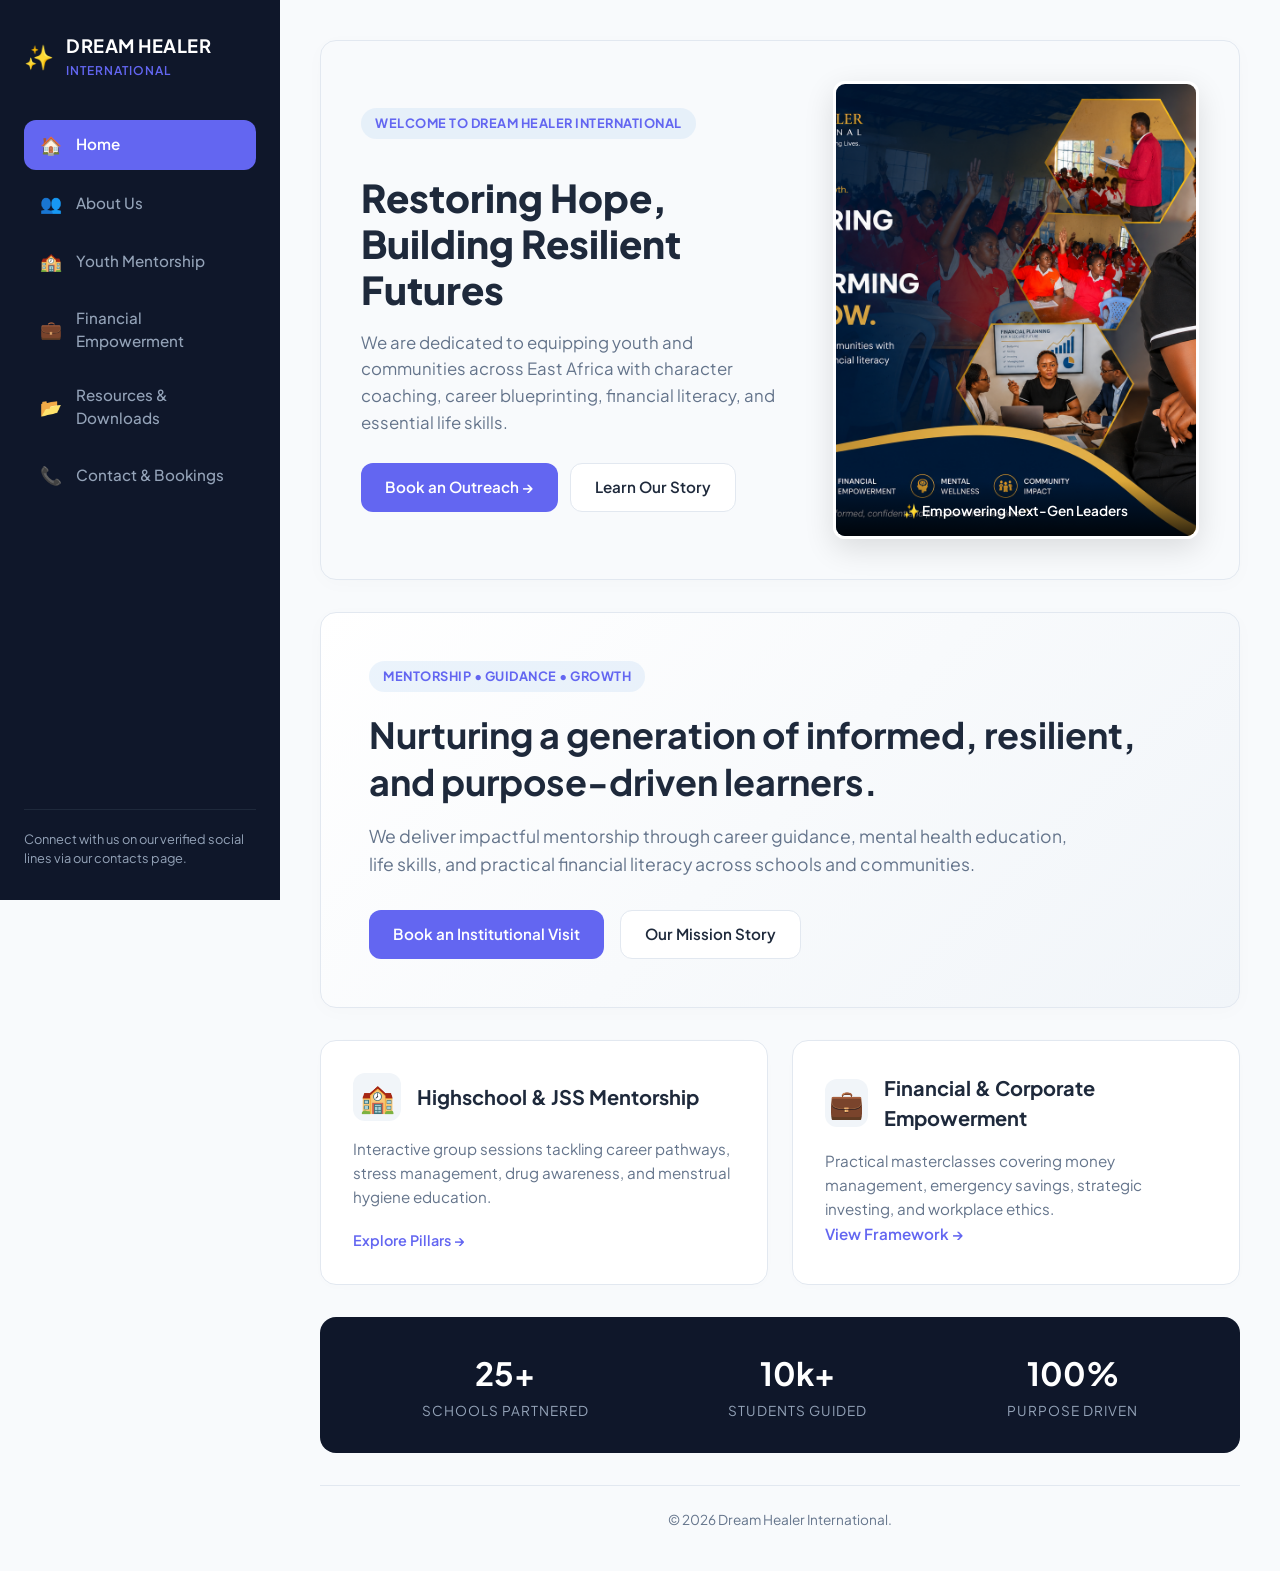
<file: index.html>
<!DOCTYPE html>
<html lang="en">
<head>
    <meta charset="UTF-8">
    <meta name="viewport" content="width=device-width, initial-scale=1.0">
    <title>Dream Healer International | Premium Mentorship & Literacy</title>
    <link rel="stylesheet" href="style.css">
    <!-- Premium Typography via Google Fonts -->
    <link rel="preconnect" href="https://fonts.googleapis.com">
    <link rel="preconnect" href="https://fonts.gstatic.com" crossorigin>
    <link href="https://fonts.googleapis.com/css2?family=Plus+Jakarta+Sans:wght@400;500;600;700&display=swap" rel="stylesheet">
</head>
<body>

    <!-- SIDE-BY-SIDE APP INTERFACE WRAPPER -->
    <div class="app-layout">

        <!-- STABLE VERTICAL SIDEBAR MENU PANEL -->
        <aside class="sidebar">
            <div class="sidebar-brand">
                <span class="brand-icon">✨</span>
                <div class="brand-text">
                    <h2>DREAM HEALER</h2>
                    <p>INTERNATIONAL</p>
                </div>
            </div>

            <!-- SIDEBAR NAVIGATION STREAMS -->
            <nav class="sidebar-menu">
                <a href="index.html" class="menu-item active">
                    <span class="menu-icon">🏠</span> Home
                </a>
                <a href="about.html" class="menu-item">
                    <span class="menu-icon">👥</span> About Us
                </a>
                <a href="youth-mentorship.html" class="menu-item">
                    <span class="menu-icon">🏫</span> Youth Mentorship
                </a>
                <a href="financial-empowerment.html" class="menu-item">
                    <span class="menu-icon">💼</span> Financial Empowerment
                </a>
                <a href="resources.html" class="menu-item">
                    <span class="menu-icon">📂</span> Resources & Downloads
                </a>
                <a href="contact.html" class="menu-item">
                    <span class="menu-icon">📞</span> Contact & Bookings
                </a>
            </nav>

            <div class="sidebar-footer">
                <p>Connect with us on our verified social lines via our contacts page.</p>
            </div>
        </aside>

        <!-- MAIN WINDOW PORTFOLIO WRAPPER -->
        <main class="main-content">
            
            <!-- 🌟 HERO BANNER PLACED CORRECTLY INSIDE MAIN CONTENT 🌟 -->
            <section class="hero-banner-container">
                <div class="hero-text-side">
                    <span class="hero-badge">Welcome to Dream Healer International</span>
                    <h1 class="hero-title-large">Restoring Hope, Building Resilient Futures</h1>
                    <p class="hero-desc-lead">
                        We are dedicated to equipping youth and communities across East Africa with character coaching, career blueprinting, financial literacy, and essential life skills.
                    </p>
                    <div class="hero-button-group">
                        <a href="contact.html" class="btn btn-primary">Book an Outreach &rarr;</a>
                        <a href="about.html" class="btn btn-secondary">Learn Our Story</a>
                    </div>
                </div>
                
                <!-- Poster / Image Display Frame -->
                <div class="hero-poster-side">
                    <div class="poster-wrapper">
                        <!-- Make sure this file exists in your project's assets folder -->
                        <img src="assets/poster.jpg.png" alt="Dream Healer International Official Poster" class="poster-image">
                        <div class="poster-overlay-caption">
                            <span>✨ Empowering Next-Gen Leaders</span>
                        </div>
                    </div>
                </div>
            </section>
            
            <!-- HEADER HERO GRID (TEXT SUMMARY) -->
            <header class="hero-card">
                <span class="hero-badge">Mentorship • Guidance • Growth</span>
                <h1 class="hero-title">Nurturing a generation of informed, resilient, and purpose-driven learners.</h1>
                <p class="hero-subtitle">We deliver impactful mentorship through career guidance, mental health education, life skills, and practical financial literacy across schools and communities.</p>
                <div class="hero-actions">
                    <a href="contact.html" class="btn btn-primary">Book an Institutional Visit</a>
                    <a href="about.html" class="btn btn-secondary">Our Mission Story</a>
                </div>
            </header>

            <!-- TRACK MANAGEMENT GRID DASHBOARD -->
            <section class="dashboard-grid">
                
                <!-- Pillar Card 1 -->
                <div class="grid-card">
                    <div class="card-header-row">
                        <span class="card-badge-icon">🏫</span>
                        <h3>Highschool & JSS Mentorship</h3>
                    </div>
                    <p>Interactive group sessions tackling career pathways, stress management, drug awareness, and menstrual hygiene education.</p>
                    <a href="pillars.html" class="card-action-link">Explore Pillars &rarr;</a>
                </div>

                <!-- Pillar Card 2 (Fixed layout closing tag here) -->
                <div class="grid-card">
                    <div class="card-header-row">
                        <span class="card-badge-icon">💼</span>
                        <h3>Financial & Corporate Empowerment</h3>
                    </div>
                    <p>Practical masterclasses covering money management, emergency savings, strategic investing, and workplace ethics.</p>
                    <a href="financial-empowerment.html" class="card-action-link" style="margin: 0; font-size: 0.95rem;">
                      View Framework &rarr;
                    </a>
                </div>

            </section>

            <!-- STABLE PERFORMANCE STATS STRIP -->
            <section class="stats-bar">
                <div class="stat-node">
                    <span class="stat-num">25+</span>
                    <span class="stat-txt">Schools Partnered</span>
                </div>
                <div class="stat-node">
                    <span class="stat-num">10k+</span>
                    <span class="stat-txt">Students Guided</span>
                </div>
                <div class="stat-node">
                    <span class="stat-num">100%</span>
                    <span class="stat-txt">Purpose Driven</span>
                </div>
            </section>

            <!-- SITE CONTENT COMPLIANCE FOOTER -->
            <footer class="content-footer">
                <p>&copy; 2026 Dream Healer International.</p>
            </footer>

        </main>
    </div>

</body>
</html>
</file>
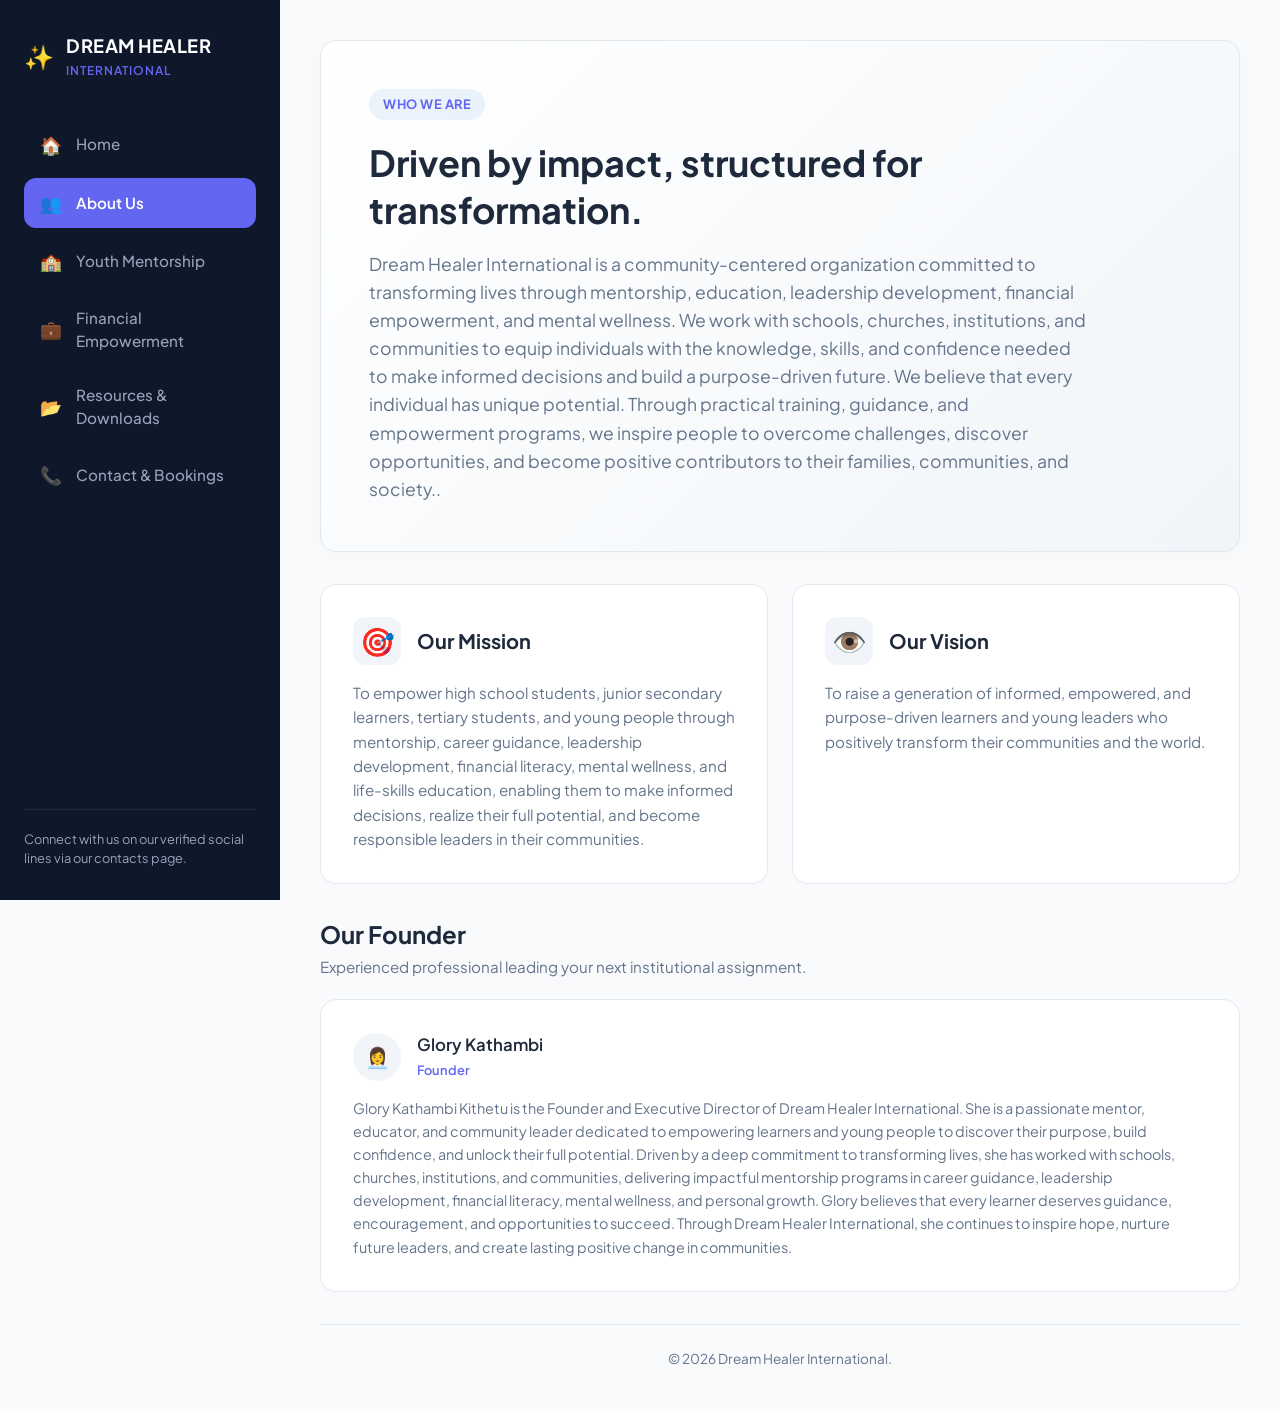
<file: about.html>
<!DOCTYPE html>
<html lang="en">
<head>
    <meta charset="UTF-8">
    <meta name="viewport" content="width=device-width, initial-scale=1.0">
    <title>About Our Vision | Dream Healer International</title>
    <link rel="stylesheet" href="style.css">
    <link rel="preconnect" href="https://fonts.googleapis.com">
    <link rel="preconnect" href="https://fonts.gstatic.com" crossorigin>
    <link href="https://fonts.googleapis.com/css2?family=Plus+Jakarta+Sans:wght@400;500;600;700&display=swap" rel="stylesheet">
</head>
<body>

    <!-- SIDE-BY-SIDE APP INTERFACE WRAPPER -->
    <div class="app-layout">

        <!-- STABLE VERTICAL SIDEBAR MENU PANEL -->
        <aside class="sidebar">
            <div class="sidebar-brand">
                <span class="brand-icon">✨</span>
                <div class="brand-text">
                    <h2>DREAM HEALER</h2>
                    <p>INTERNATIONAL</p>
                </div>
            </div>

            <nav class="sidebar-menu">
                <a href="index.html" class="menu-item">
                    <span class="menu-icon">🏠</span> Home
                </a>
                <a href="about.html" class="menu-item active">
                    <span class="menu-icon">👥</span> About Us
                </a>
                <a href="youth-mentorship.html" class="menu-item">
                    <span class="menu-icon">🏫</span> Youth Mentorship
                </a>
                <a href="financial-empowerment.html" class="menu-item">
                    <span class="menu-icon">💼</span> Financial Empowerment
                </a>
                <a href="resources.html" class="menu-item">
                    <span class="menu-icon">📂</span> Resources & Downloads
                </a>
                <a href="contact.html" class="menu-item">
                    <span class="menu-icon">📞</span> Contact & Bookings
                </a>
            </nav>

            <div class="sidebar-footer">
                <p>Connect with us on our verified social lines via our contacts page.</p>
            </div>
        </aside>

        <!-- MAIN WINDOW PORTFOLIO WRAPPER -->
        <main class="main-content">
            
            <!-- HEADER HERO BANNER -->
            <header class="hero-card">
                <span class="hero-badge">Who We Are</span>
                <h1 class="hero-title">Driven by impact, structured for transformation.</h1>
                <p class="hero-subtitle">Dream Healer International is a community-centered organization committed to transforming lives through mentorship, education, leadership development, financial empowerment, and mental wellness. We work with schools, churches, institutions, and communities to equip individuals with the knowledge, skills, and confidence needed to make informed decisions and build a purpose-driven future.

                             We believe that every individual has unique potential. Through practical training, guidance, and empowerment programs, we inspire people to overcome challenges, discover opportunities, and become positive contributors to their families, communities, and society..</p>
            </header>

            <!-- MISSION & VISION MATRICES -->
            <section class="dashboard-grid">
                <div class="grid-card">
                    <div class="card-header-row">
                        <span class="card-badge-icon">🎯</span>
                        <h3>Our Mission</h3>
                    </div>
                    <p>To empower high school students, junior secondary learners, tertiary students, and young people through mentorship, career guidance, leadership development, financial literacy, mental wellness, and life-skills education, enabling them to make informed decisions, realize their full potential, and become responsible leaders in their communities.</p>
                </div>

                <div class="grid-card">
                    <div class="card-header-row">
                        <span class="card-badge-icon">👁️</span>
                        <h3>Our Vision</h3>
                    </div>
                    <p>To raise a generation of informed, empowered, and purpose-driven learners and young leaders who positively transform their communities and the world.</p>
                </div>
            </section>

            <!-- LEADERSHIP PROFILE MATRIX -->
            <section style="margin-top: 24px;">
                <div style="margin-bottom: 20px;">
                    <h2 style="font-size: 1.5rem; font-weight: 700; color: var(--dark-text);">Our Founder</h2>
                    <p style="color: var(--muted-text); font-size: 0.95rem; margin-top: 4px;">Experienced professional leading your next institutional assignment.</p>
                </div>

                <div class="dashboard-grid">
                    <!-- Profile 1 -->
                    <div class="grid-card">
                        <div class="card-header-row">
                            <div style="width: 48px; height: 48px; background: var(--primary-light); border-radius: 50%; display: flex; align-items: center; justify-content: center; font-size: 1.25rem;">👩‍💼</div>
                            <div>
                                <h4 style="font-size: 1.05rem; font-weight: 600; color: var(--dark-text);">Glory Kathambi</h4>
                                <span style="font-size: 0.8rem; color: var(--accent-color); font-weight: 600;">Founder</span>
                            </div>
                        </div>
                        <p style="margin-top: 12px; font-size: 0.9rem; line-height: 1.6;">Glory Kathambi Kithetu is the Founder and Executive Director of Dream Healer International. She is a passionate mentor, educator, and community leader dedicated to empowering learners and young people to discover their purpose, build confidence, and unlock their full potential.

Driven by a deep commitment to transforming lives, she has worked with schools, churches, institutions, and communities, delivering impactful mentorship programs in career guidance, leadership development, financial literacy, mental wellness, and personal growth.

Glory believes that every learner deserves guidance, encouragement, and opportunities to succeed. Through Dream Healer International, she continues to inspire hope, nurture future leaders, and create lasting positive change in communities.</p>
                    </div>
                </div>
            </section>

            <!-- SITE CONTENT COMPLIANCE FOOTER -->
            <footer class="content-footer">
                <p>&copy; 2026 Dream Healer International.</p>
            </footer>

        </main>
    </div>

</body>
</html>
</file>
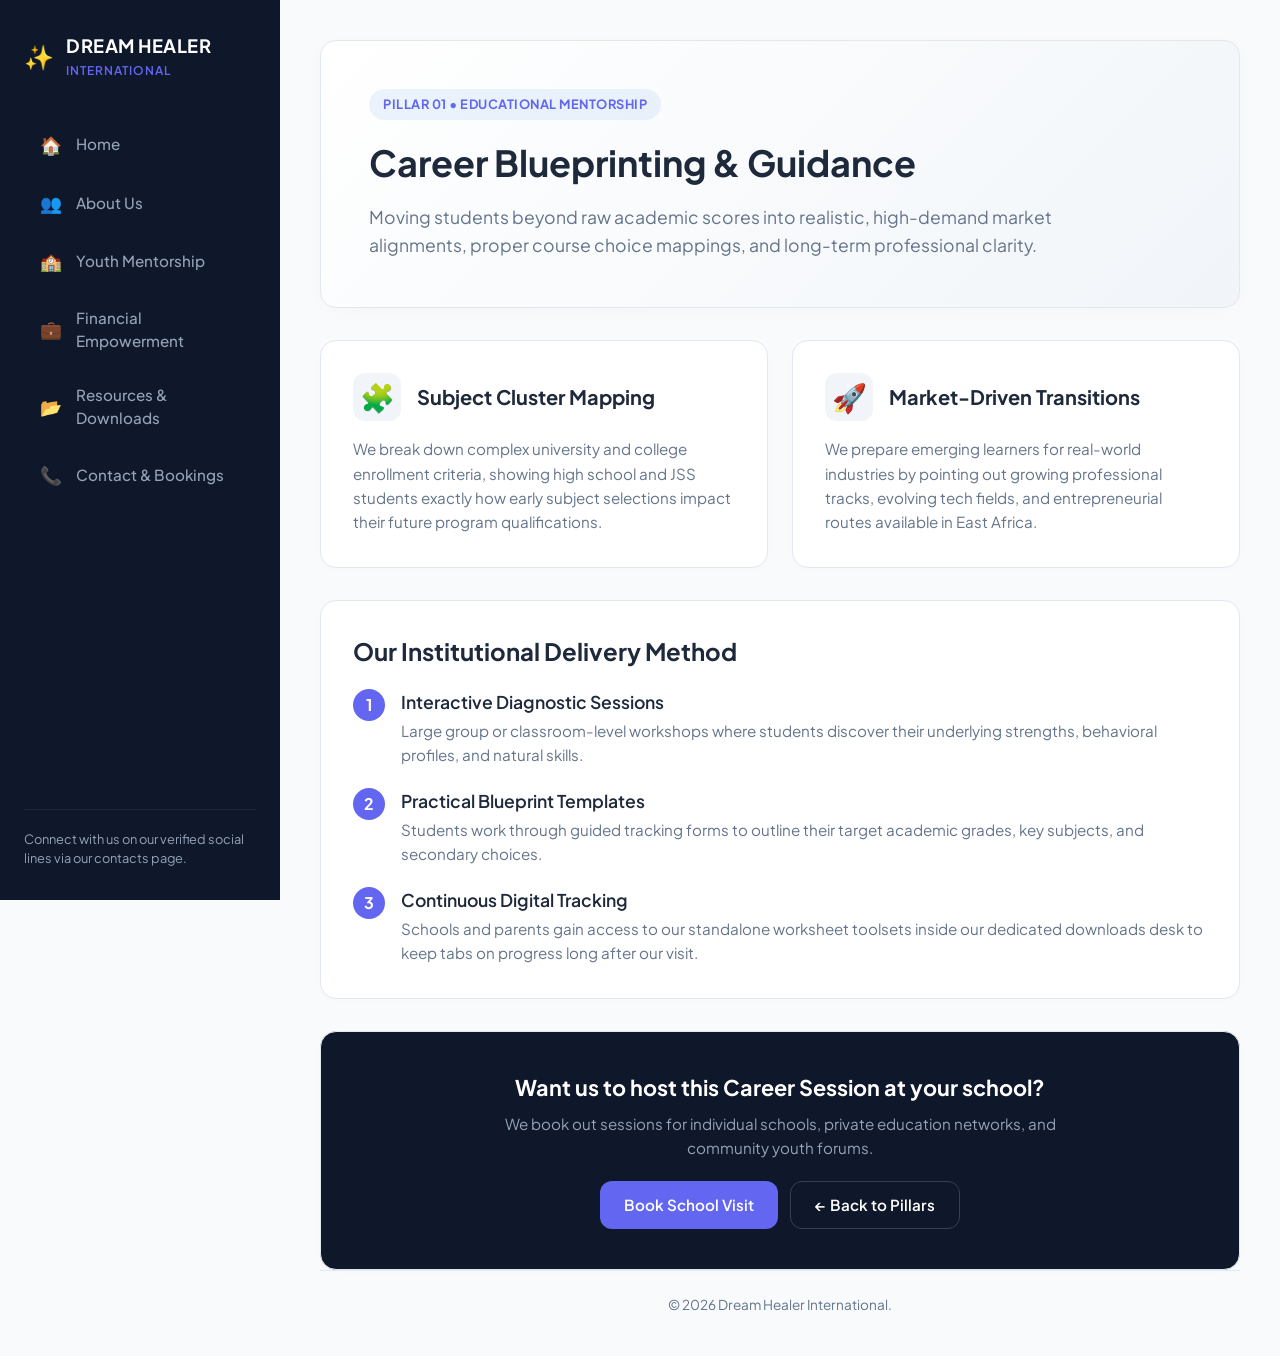
<file: career-guidance.html>
<!DOCTYPE html>
<html lang="en">
<head>
    <meta charset="UTF-8">
    <meta name="viewport" content="width=device-width, initial-scale=1.0">
    <title>Career Blueprinting & Guidance | Dream Healer International</title>
    <link rel="stylesheet" href="style.css">
    <link rel="preconnect" href="https://fonts.googleapis.com">
    <link rel="preconnect" href="https://fonts.gstatic.com" crossorigin>
    <link href="https://fonts.googleapis.com/css2?family=Plus+Jakarta+Sans:wght@400;500;600;700&display=swap" rel="stylesheet">
</head>
<body>

    <!-- SIDE-BY-SIDE APP INTERFACE WRAPPER -->
    <div class="app-layout">

        <!-- STABLE VERTICAL SIDEBAR MENU PANEL -->
        <aside class="sidebar">
            <div class="sidebar-brand">
                <span class="brand-icon">✨</span>
                <div class="brand-text">
                    <h2>DREAM HEALER</h2>
                    <p>INTERNATIONAL</p>
                </div>
            </div>

            <nav class="sidebar-menu">
                <a href="index.html" class="menu-item">
                    <span class="menu-icon">🏠</span> Home
                </a>
                <a href="about.html" class="menu-item">
                    <span class="menu-icon">👥</span> About Us
                </a>
                <a href="youth-mentorship.html" class="menu-item">
                    <span class="menu-icon">🏫</span> Youth Mentorship
                </a>
                <a href="financial-empowerment.html" class="menu-item">
                    <span class="menu-icon">💼</span> Financial Empowerment
                </a>
                <a href="resources.html" class="menu-item">
                    <span class="menu-icon">📂</span> Resources & Downloads
                </a>
                <a href="contact.html" class="menu-item">
                    <span class="menu-icon">📞</span> Contact & Bookings
                </a>
            </nav>

            <div class="sidebar-footer">
                <p>Connect with us on our verified social lines via our contacts page.</p>
            </div>
        </aside>

        <!-- MAIN WINDOW PORTFOLIO WRAPPER -->
        <main class="main-content">
            
            <!-- HEADER HERO BANNER -->
            <header class="hero-card">
                <span class="hero-badge">Pillar 01 • Educational Mentorship</span>
                <h1 class="hero-title">Career Blueprinting & Guidance</h1>
                <p class="hero-subtitle">Moving students beyond raw academic scores into realistic, high-demand market alignments, proper course choice mappings, and long-term professional clarity.</p>
            </header>

            <!-- CORE OBJECTIVES AND FRAMEWORK -->
            <section class="dashboard-grid">
                
                <!-- Focus area 1 -->
                <div class="grid-card">
                    <div class="card-header-row">
                        <span class="card-badge-icon">🧩</span>
                        <h3>Subject Cluster Mapping</h3>
                    </div>
                    <p>We break down complex university and college enrollment criteria, showing high school and JSS students exactly how early subject selections impact their future program qualifications.</p>
                </div>

                <!-- Focus area 2 -->
                <div class="grid-card">
                    <div class="card-header-row">
                        <span class="card-badge-icon">🚀</span>
                        <h3>Market-Driven Transitions</h3>
                    </div>
                    <p>We prepare emerging learners for real-world industries by pointing out growing professional tracks, evolving tech fields, and entrepreneurial routes available in East Africa.</p>
                </div>

            </section>

            <!-- THE SYSTEMATIC APPROACH -->
            <section class="grid-card" style="margin-bottom: 32px;">
                <h2 style="font-size: 1.5rem; font-weight: 700; color: var(--dark-text); margin-bottom: 20px;">Our Institutional Delivery Method</h2>
                
                <div style="display: flex; flex-direction: column; gap: 20px;">
                    <div style="display: flex; gap: 16px; align-items: flex-start;">
                        <div style="background: var(--accent-color); color: #fff; min-width: 32px; height: 32px; border-radius: 50%; display: flex; align-items: center; justify-content: center; font-weight: 700;">1</div>
                        <div>
                            <h4 style="font-size: 1.1rem; font-weight: 600; color: var(--dark-text);">Interactive Diagnostic Sessions</h4>
                            <p style="color: var(--muted-text); font-size: 0.95rem; margin-top: 4px;">Large group or classroom-level workshops where students discover their underlying strengths, behavioral profiles, and natural skills.</p>
                        </div>
                    </div>

                    <div style="display: flex; gap: 16px; align-items: flex-start;">
                        <div style="background: var(--accent-color); color: #fff; min-width: 32px; height: 32px; border-radius: 50%; display: flex; align-items: center; justify-content: center; font-weight: 700;">2</div>
                        <div>
                            <h4 style="font-size: 1.1rem; font-weight: 600; color: var(--dark-text);">Practical Blueprint Templates</h4>
                            <p style="color: var(--muted-text); font-size: 0.95rem; margin-top: 4px;">Students work through guided tracking forms to outline their target academic grades, key subjects, and secondary choices.</p>
                        </div>
                    </div>

                    <div style="display: flex; gap: 16px; align-items: flex-start;">
                        <div style="background: var(--accent-color); color: #fff; min-width: 32px; height: 32px; border-radius: 50%; display: flex; align-items: center; justify-content: center; font-weight: 700;">3</div>
                        <div>
                            <h4 style="font-size: 1.1rem; font-weight: 600; color: var(--dark-text);">Continuous Digital Tracking</h4>
                            <p style="color: var(--muted-text); font-size: 0.95rem; margin-top: 4px;">Schools and parents gain access to our standalone worksheet toolsets inside our dedicated downloads desk to keep tabs on progress long after our visit.</p>
                        </div>
                    </div>
                </div>
            </section>

            <!-- CALL TO ACTION BANNER -->
            <section class="grid-card" style="background-color: var(--sidebar-bg); color: #ffffff; text-align: center; padding: 40px 24px;">
                <h3 style="color: #ffffff; font-size: 1.35rem; margin-bottom: 8px;">Want us to host this Career Session at your school?</h3>
                <p style="color: var(--sidebar-text); font-size: 0.95rem; margin-bottom: 20px; max-width: 600px; margin-left: auto; margin-right: auto;">We book out sessions for individual schools, private education networks, and community youth forums.</p>
                <div style="display: flex; justify-content: center; gap: 12px; flex-wrap: wrap;">
                    <a href="contact.html" class="btn btn-primary" style="background-color: var(--accent-color);">Book School Visit</a>
                    <a href="pillars.html" class="btn btn-secondary" style="background: transparent; color: #fff; border-color: #334155;">&larr; Back to Pillars</a>
                </div>
            </section>

            <!-- SITE CONTENT COMPLIANCE FOOTER -->
            <footer class="content-footer">
                <p>&copy; 2026 Dream Healer International.</p>
            </footer>

        </main>
    </div>

</body>
</html>
</file>
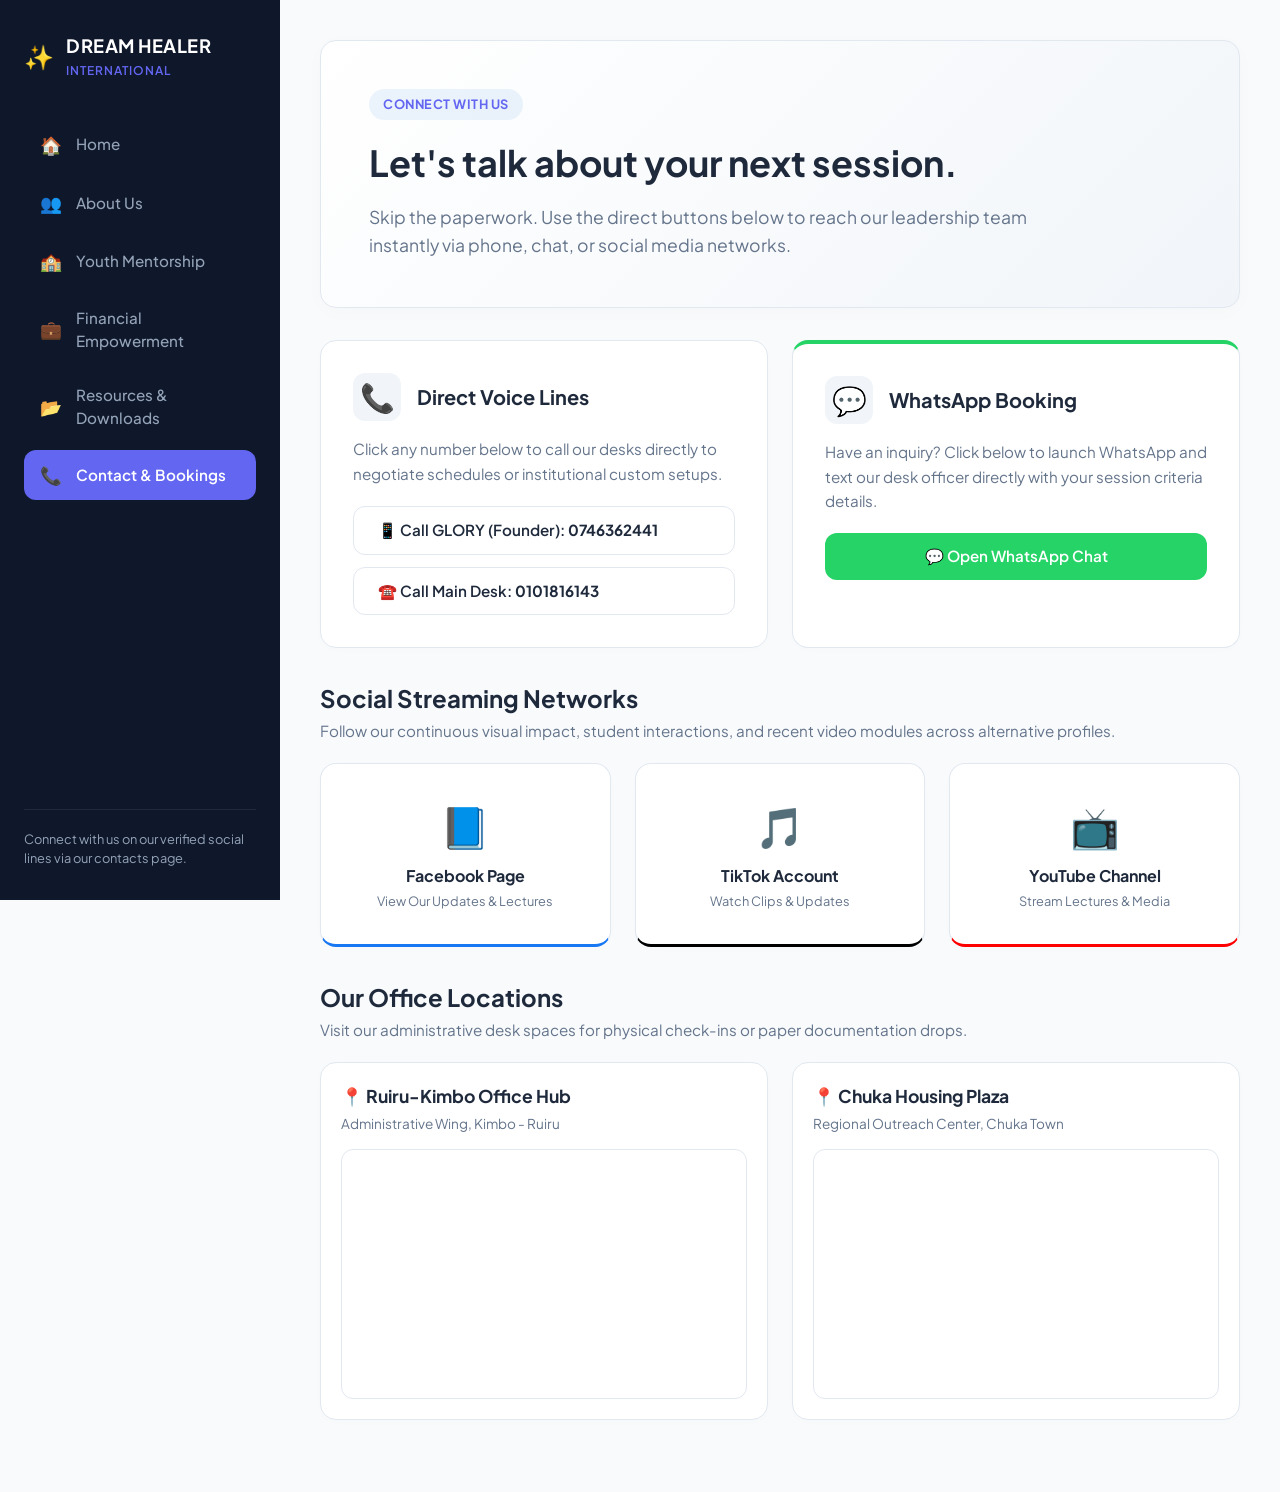
<file: contact.html>
<!DOCTYPE html>
<html lang="en">
<head>
    <meta charset="UTF-8">
    <meta name="viewport" content="width=device-width, initial-scale=1.0">
    <title>Contact & Bookings | Dream Healer International</title>
    <link rel="stylesheet" href="style.css">
    <link rel="preconnect" href="https://fonts.googleapis.com">
    <link rel="preconnect" href="https://fonts.gstatic.com" crossorigin>
    <link href="https://fonts.googleapis.com/css2?family=Plus+Jakarta+Sans:wght@400;500;600;700&display=swap" rel="stylesheet">
</head>
<body>

    <div class="app-layout">

        <aside class="sidebar">
            <div class="sidebar-brand">
                <span class="brand-icon">✨</span>
                <div class="brand-text">
                    <h2>DREAM HEALER</h2>
                    <p>INTERNATIONAL</p>
                </div>
            </div>

            <nav class="sidebar-menu">
                <a href="index.html" class="menu-item">
                    <span class="menu-icon">🏠</span> Home
                </a>
                <a href="about.html" class="menu-item">
                    <span class="menu-icon">👥</span> About Us
                </a>
                <a href="youth-mentorship.html" class="menu-item">
                    <span class="menu-icon">🏫</span> Youth Mentorship
                </a>
                <a href="financial-empowerment.html" class="menu-item">
                    <span class="menu-icon">💼</span> Financial Empowerment
                </a>
                <a href="resources.html" class="menu-item">
                    <span class="menu-icon">📂</span> Resources & Downloads
                </a>
                <a href="contact.html" class="menu-item active">
                    <span class="menu-icon">📞</span> Contact & Bookings
                </a>
            </nav>

            <div class="sidebar-footer">
                <p>Connect with us on our verified social lines via our contacts page.</p>
            </div>
        </aside>

        <main class="main-content">
            
            <header class="hero-card">
                <span class="hero-badge">Connect With Us</span>
                <h1 class="hero-title">Let's talk about your next session.</h1>
                <p class="hero-subtitle">Skip the paperwork. Use the direct buttons below to reach our leadership team instantly via phone, chat, or social media networks.</p>
            </header>

            <section class="dashboard-grid">
                
                <div class="grid-card">
                    <div class="card-header-row">
                        <span class="card-badge-icon">📞</span>
                        <h3>Direct Voice Lines</h3>
                    </div>
                    <p style="margin-bottom: 20px;">Click any number below to call our desks directly to negotiate schedules or institutional custom setups.</p>
                    
                    <div style="display: flex; flex-direction: column; gap: 12px;">
                        <a href="tel:0746362441" class="btn btn-secondary" style="text-align: left; display: block;">
                            📱 Call GLORY (Founder): <strong>0746362441</strong>
                        </a>

                        <a href="tel:0101816143" class="btn btn-secondary" style="text-align: left; display: block;">
                            ☎️ Call Main Desk: <strong>0101816143</strong>
                        </a>
                    </div>
                </div>

                <div class="grid-card" style="border-top: 4px solid #25d366;">
                    <div class="card-header-row">
                        <span class="card-badge-icon">💬</span>
                        <h3>WhatsApp Booking</h3>
                    </div>
                    <p style="margin-bottom: 20px;">Have an inquiry? Click below to launch WhatsApp and text our desk officer directly with your session criteria details.</p>
                    
                    <a href="https://wa.me/254726816143?text=Hello%20Dream%20Healer%20International,%20I%20would%20like%20to%20inquire%20about%20booking%20a%20mentorship%20session." target="_blank" class="btn btn-primary" style="display: block; text-align: center; background-color: #25d366;">
                        💬 Open WhatsApp Chat
                    </a>
                </div>

            </section>

            <section style="margin-top: 24px;">
                <div style="margin-bottom: 20px;">
                    <h2 style="font-size: 1.5rem; font-weight: 700; color: var(--dark-text);">Social Streaming Networks</h2>
                    <p style="color: var(--muted-text); font-size: 0.95rem; margin-top: 4px;">Follow our continuous visual impact, student interactions, and recent video modules across alternative profiles.</p>
                </div>

                <div class="dashboard-grid" style="grid-template-columns: repeat(auto-fit, minmax(200px, 1fr));">
                    <a href="https://www.facebook.com/profile.php?id=61589564318239" target="_blank" class="grid-card" style="text-decoration: none; text-align: center; border-bottom: 3px solid #1877f2; transition: transform 0.2s;">
                        <div style="font-size: 2.5rem; margin-bottom: 8px;">📘</div>
                        <h4 style="color: var(--dark-text);">Facebook Page</h4>
                        <span style="font-size: 0.8rem; color: var(--muted-text);">View Our Updates & Lectures</span>
                    </a>

                    <a href="https://vm.tiktok.com/ZSCogLY12/" target="_blank" class="grid-card" style="text-decoration: none; text-align: center; border-bottom: 3px solid #000000; transition: transform 0.2s;">
                        <div style="font-size: 2.5rem; margin-bottom: 8px;">🎵</div>
                        <h4 style="color: var(--dark-text);">TikTok Account</h4>
                        <span style="font-size: 0.8rem; color: var(--muted-text);">Watch Clips & Updates</span>
                    </a>

                    <a href="https://youtube.com" target="_blank" class="grid-card" style="text-decoration: none; text-align: center; border-bottom: 3px solid #ff0000; transition: transform 0.2s;">
                        <div style="font-size: 2.5rem; margin-bottom: 8px;">📺</div>
                        <h4 style="color: var(--dark-text);">YouTube Channel</h4>
                        <span style="font-size: 0.8rem; color: var(--muted-text);">Stream Lectures & Media</span>
                    </a>
                </div>
            </section>
            

            <!-- GENERAL COMPANY LOCATIONS WITH LIVE MAPS -->
            <section style="margin-top: 24px;">
                <div style="margin-bottom: 20px;">
                    <h2 style="font-size: 1.5rem; font-weight: 700; color: var(--dark-text);">Our Office Locations</h2>
                    <p style="color: var(--muted-text); font-size: 0.95rem; margin-top: 4px;">Visit our administrative desk spaces for physical check-ins or paper documentation drops.</p>
                </div>

                <div class="dashboard-grid">
                    
                    <!-- Ruiru Office Node -->
                    <div class="grid-card" style="padding: 20px; display: flex; flex-direction: column; gap: 14px;">
                        <div>
                            <h4 style="color: var(--dark-text); font-size: 1.1rem; font-weight: 700;">📍 Ruiru-Kimbo Office Hub</h4>
                            <p style="color: var(--muted-text); font-size: 0.85rem; margin-top: 4px;">Administrative Wing, Kimbo - Ruiru</p>
                        </div>
                        <!-- Embedded Live Map (Ruiru-Kimbo Search Query) -->
                        <div style="width: 100%; height: 250px; border-radius: var(--radius-md); overflow: hidden; border: 1px solid var(--border-color);">
                            <iframe 
                                src="https://maps.google.com/maps?q=Kimbo%20Ruiru&t=&z=14&ie=UTF8&iwloc=&output=embed" 
                                width="100%" 
                                height="100%" 
                                style="border:0;" 
                                allowfullscreen="" 
                                loading="lazy" 
                                referrerpolicy="no-referrer-when-downgrade">
                            </iframe>
                        </div>
                    </div>

                    <!-- Chuka Office Node -->
                    <div class="grid-card" style="padding: 20px; display: flex; flex-direction: column; gap: 14px;">
                        <div>
                            <h4 style="color: var(--dark-text); font-size: 1.1rem; font-weight: 700;">📍 Chuka Housing Plaza</h4>
                            <p style="color: var(--muted-text); font-size: 0.85rem; margin-top: 4px;">Regional Outreach Center, Chuka Town</p>
                        </div>
                        <!-- Embedded Live Map (Chuka Housing Plaza Search Query) -->
                        <div style="width: 100%; height: 250px; border-radius: var(--radius-md); overflow: hidden; border: 1px solid var(--border-color);">
                            <iframe 
                                src="https://maps.google.com/maps?q=Chuka%20Housing%20Plaza&t=&z=15&ie=UTF8&iwloc=&output=embed" 
                                width="100%" 
                                height="100%" 
                                style="border:0;" 
                                allowfullscreen="" 
                                loading="lazy" 
                                referrerpolicy="no-referrer-when-downgrade">
                            </iframe>
                        </div>
                    </div>

                </div>
            </section>
            </html>
</file>
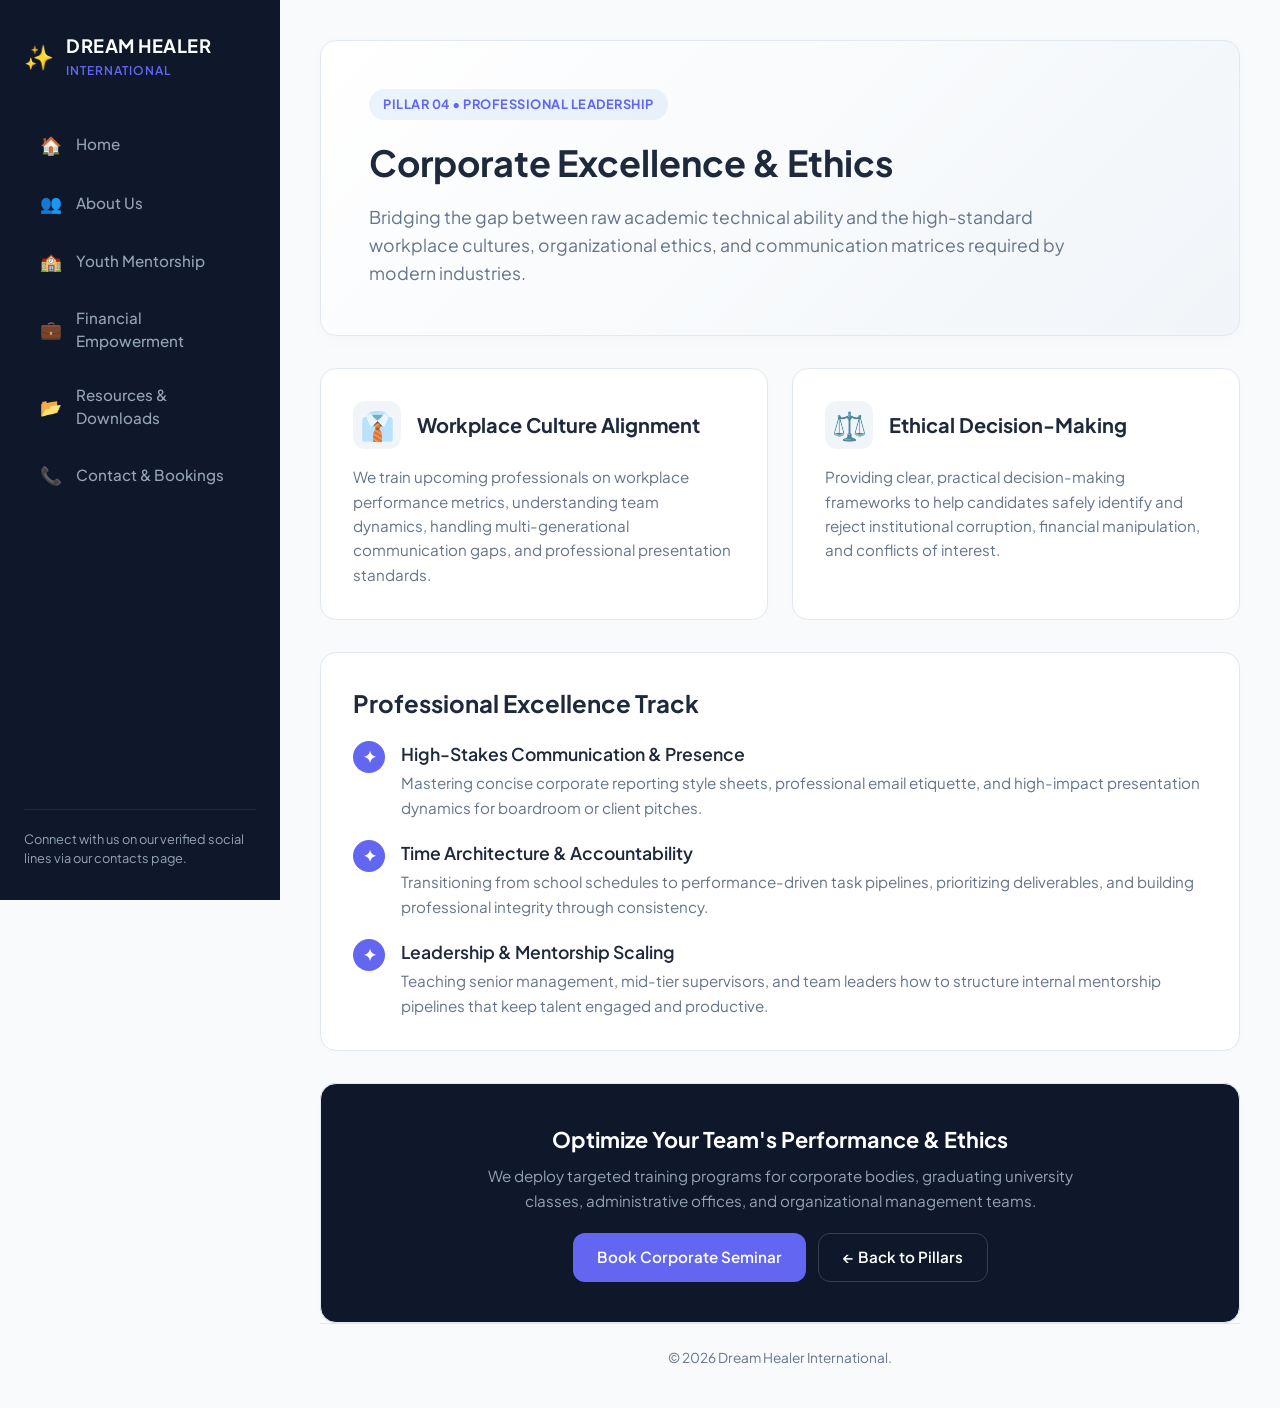
<file: corporate-excellence.html>
<!DOCTYPE html>
<html lang="en">
<head>
    <meta charset="UTF-8">
    <meta name="viewport" content="width=device-width, initial-scale=1.0">
    <title>Corporate Excellence & Professional Ethics | Dream Healer International</title>
    <link rel="stylesheet" href="style.css">
    <link rel="preconnect" href="https://fonts.googleapis.com">
    <link rel="preconnect" href="https://fonts.gstatic.com" crossorigin>
    <link href="https://fonts.googleapis.com/css2?family=Plus+Jakarta+Sans:wght@400;500;600;700&display=swap" rel="stylesheet">
</head>
<body>

    <!-- SIDE-BY-SIDE APP INTERFACE WRAPPER -->
    <div class="app-layout">

        <!-- STABLE VERTICAL SIDEBAR MENU PANEL -->
        <aside class="sidebar">
            <div class="sidebar-brand">
                <span class="brand-icon">✨</span>
                <div class="brand-text">
                    <h2>DREAM HEALER</h2>
                    <p>INTERNATIONAL</p>
                </div>
            </div>

            <nav class="sidebar-menu">
                <a href="index.html" class="menu-item">
                    <span class="menu-icon">🏠</span> Home
                </a>
                <a href="about.html" class="menu-item">
                    <span class="menu-icon">👥</span> About Us
                </a>
                <a href="youth-mentorship.html" class="menu-item">
                    <span class="menu-icon">🏫</span> Youth Mentorship
                </a>
                <a href="financial-empowerment.html" class="menu-item">
                    <span class="menu-icon">💼</span> Financial Empowerment
                </a>
                <a href="resources.html" class="menu-item">
                    <span class="menu-icon">📂</span> Resources & Downloads
                </a>
                <a href="contact.html" class="menu-item">
                    <span class="menu-icon">📞</span> Contact & Bookings
                </a>
            </nav>

            <div class="sidebar-footer">
                <p>Connect with us on our verified social lines via our contacts page.</p>
            </div>
        </aside>

        <!-- MAIN WINDOW PORTFOLIO WRAPPER -->
        <main class="main-content">
            
            <!-- HEADER HERO BANNER -->
            <header class="hero-card">
                <span class="hero-badge">Pillar 04 • Professional Leadership</span>
                <h1 class="hero-title">Corporate Excellence & Ethics</h1>
                <p class="hero-subtitle">Bridging the gap between raw academic technical ability and the high-standard workplace cultures, organizational ethics, and communication matrices required by modern industries.</p>
            </header>

            <!-- CORE OBJECTIVES AND FRAMEWORK -->
            <section class="dashboard-grid">
                
                <!-- Focus area 1 -->
                <div class="grid-card">
                    <div class="card-header-row">
                        <span class="card-badge-icon">👔</span>
                        <h3>Workplace Culture Alignment</h3>
                    </div>
                    <p>We train upcoming professionals on workplace performance metrics, understanding team dynamics, handling multi-generational communication gaps, and professional presentation standards.</p>
                </div>

                <!-- Focus area 2 -->
                <div class="grid-card">
                    <div class="card-header-row">
                        <span class="card-badge-icon">⚖️</span>
                        <h3>Ethical Decision-Making</h3>
                    </div>
                    <p>Providing clear, practical decision-making frameworks to help candidates safely identify and reject institutional corruption, financial manipulation, and conflicts of interest.</p>
                </div>

            </section>

            <!-- KEY ENGAGEMENT TOPICS -->
            <section class="grid-card" style="margin-bottom: 32px;">
                <h2 style="font-size: 1.5rem; font-weight: 700; color: var(--dark-text); margin-bottom: 20px;">Professional Excellence Track</h2>
                
                <div style="display: flex; flex-direction: column; gap: 20px;">
                    <div style="display: flex; gap: 16px; align-items: flex-start;">
                        <div style="background: var(--accent-color); color: #fff; min-width: 32px; height: 32px; border-radius: 50%; display: flex; align-items: center; justify-content: center; font-weight: 700;">✦</div>
                        <div>
                            <h4 style="font-size: 1.1rem; font-weight: 600; color: var(--dark-text);">High-Stakes Communication & Presence</h4>
                            <p style="color: var(--muted-text); font-size: 0.95rem; margin-top: 4px;">Mastering concise corporate reporting style sheets, professional email etiquette, and high-impact presentation dynamics for boardroom or client pitches.</p>
                        </div>
                    </div>

                    <div style="display: flex; gap: 16px; align-items: flex-start;">
                        <div style="background: var(--accent-color); color: #fff; min-width: 32px; height: 32px; border-radius: 50%; display: flex; align-items: center; justify-content: center; font-weight: 700;">✦</div>
                        <div>
                            <h4 style="font-size: 1.1rem; font-weight: 600; color: var(--dark-text);">Time Architecture & Accountability</h4>
                            <p style="color: var(--muted-text); font-size: 0.95rem; margin-top: 4px;">Transitioning from school schedules to performance-driven task pipelines, prioritizing deliverables, and building professional integrity through consistency.</p>
                        </div>
                    </div>

                    <div style="display: flex; gap: 16px; align-items: flex-start;">
                        <div style="background: var(--accent-color); color: #fff; min-width: 32px; height: 32px; border-radius: 50%; display: flex; align-items: center; justify-content: center; font-weight: 700;">✦</div>
                        <div>
                            <h4 style="font-size: 1.1rem; font-weight: 600; color: var(--dark-text);">Leadership & Mentorship Scaling</h4>
                            <p style="color: var(--muted-text); font-size: 0.95rem; margin-top: 4px;">Teaching senior management, mid-tier supervisors, and team leaders how to structure internal mentorship pipelines that keep talent engaged and productive.</p>
                        </div>
                    </div>
                </div>
            </section>

            <!-- CALL TO ACTION BANNER -->
            <section class="grid-card" style="background-color: var(--sidebar-bg); color: #ffffff; text-align: center; padding: 40px 24px;">
                <h3 style="color: #ffffff; font-size: 1.35rem; margin-bottom: 8px;">Optimize Your Team's Performance & Ethics</h3>
                <p style="color: var(--sidebar-text); font-size: 0.95rem; margin-bottom: 20px; max-width: 600px; margin-left: auto; margin-right: auto;">We deploy targeted training programs for corporate bodies, graduating university classes, administrative offices, and organizational management teams.</p>
                <div style="display: flex; justify-content: center; gap: 12px; flex-wrap: wrap;">
                    <a href="contact.html" class="btn btn-primary" style="background-color: var(--accent-color);">Book Corporate Seminar</a>
                    <a href="pillars.html" class="btn btn-secondary" style="background: transparent; color: #fff; border-color: #334155;">&larr; Back to Pillars</a>
                </div>
            </section>

            <!-- SITE CONTENT COMPLIANCE FOOTER -->
            <footer class="content-footer">
                <p>&copy; 2026 Dream Healer International.</p>
            </footer>

        </main>
    </div>

</body>
</html>
</file>
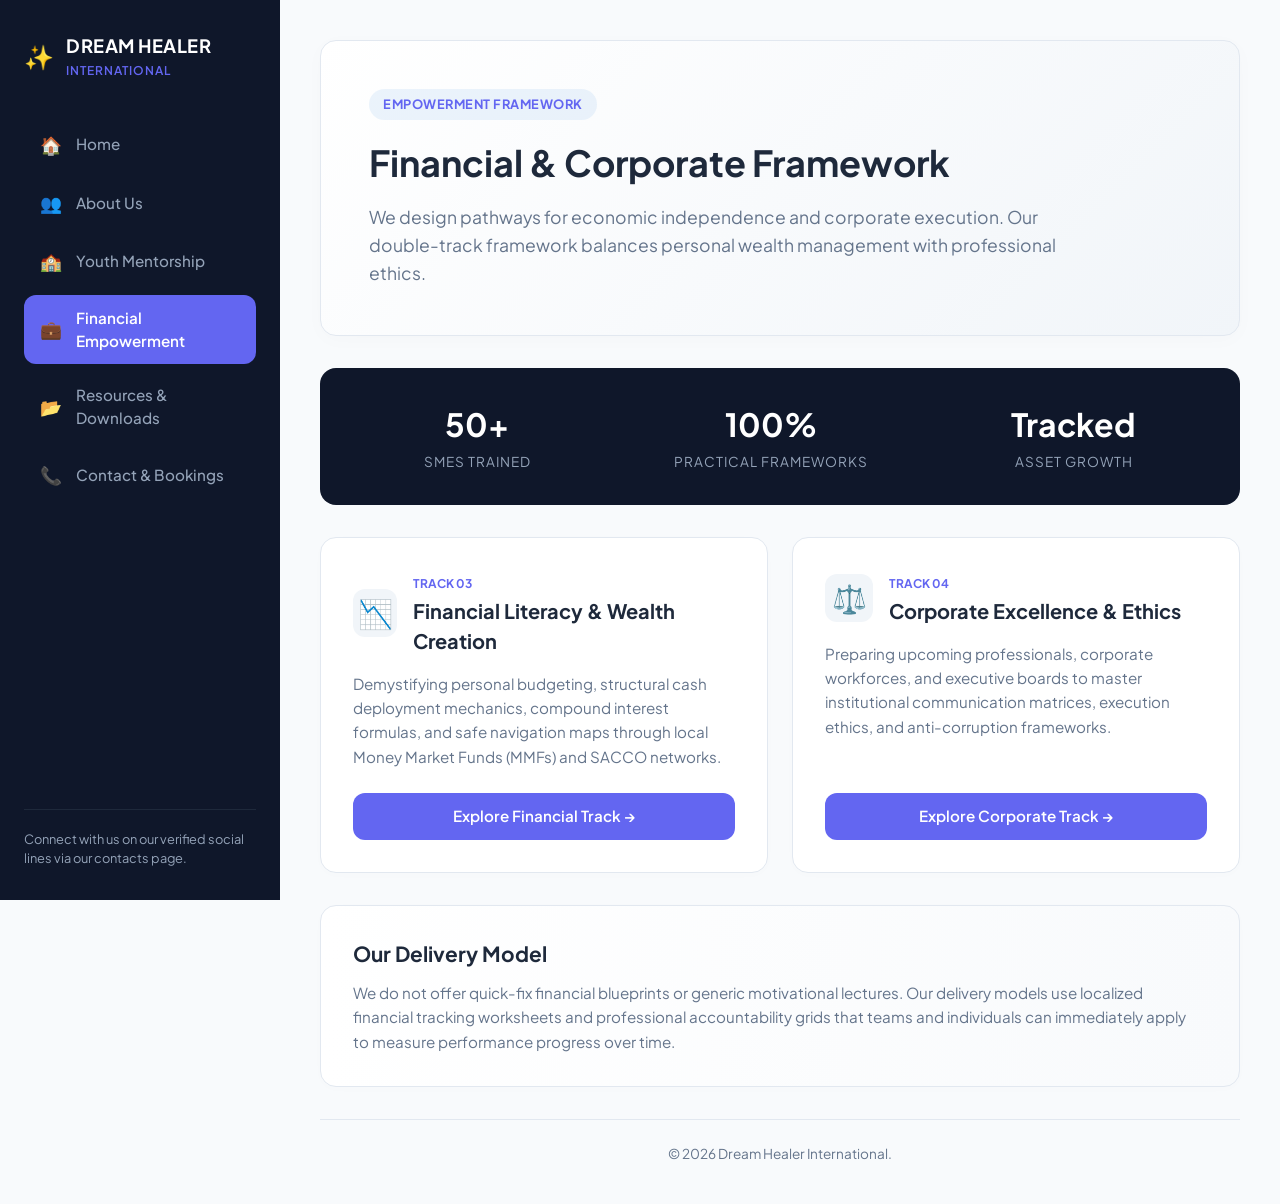
<file: financial-empowerment.html>
<!DOCTYPE html>
<html lang="en">
<head>
    <meta charset="UTF-8">
    <meta name="viewport" content="width=device-width, initial-scale=1.0">
    <title>Financial & Corporate Empowerment | Dream Healer International</title>
    <link rel="stylesheet" href="style.css">
    <link rel="preconnect" href="https://fonts.googleapis.com">
    <link rel="preconnect" href="https://fonts.gstatic.com" crossorigin>
    <link href="https://fonts.googleapis.com/css2?family=Plus+Jakarta+Sans:wght@400;500;600;700&display=swap" rel="stylesheet">
</head>
<body>

    <div class="app-layout">

        <aside class="sidebar">
            <div class="sidebar-brand">
                <span class="brand-icon">✨</span>
                <div class="brand-text">
                    <h2>DREAM HEALER</h2>
                    <p>INTERNATIONAL</p>
                </div>
            </div>

            <nav class="sidebar-menu">
                <a href="index.html" class="menu-item">
                    <span class="menu-icon">🏠</span> Home
                </a>
                <a href="about.html" class="menu-item">
                    <span class="menu-icon">👥</span> About Us
                </a>
                <a href="youth-mentorship.html" class="menu-item">
                    <span class="menu-icon">🏫</span> Youth Mentorship
                </a>
                <a href="financial-empowerment.html" class="menu-item active">
                    <span class="menu-icon">💼</span> Financial Empowerment
                </a>
                <a href="resources.html" class="menu-item">
                    <span class="menu-icon">📂</span> Resources & Downloads
                </a>
                <a href="contact.html" class="menu-item">
                    <span class="menu-icon">📞</span> Contact & Bookings
                </a>
            </nav>

            <div class="sidebar-footer">
                <p>Connect with us on our verified social lines via our contacts page.</p>
            </div>
        </aside>

        <main class="main-content">
            
            <header class="hero-card">
                <span class="hero-badge">Empowerment Framework</span>
                <h1 class="hero-title">Financial & Corporate Framework</h1>
                <p class="hero-subtitle">We design pathways for economic independence and corporate execution. Our double-track framework balances personal wealth management with professional ethics.</p>
            </header>

            <div class="stats-bar">
                <div class="stat-node">
                    <span class="stat-num">50+</span>
                    <span class="stat-txt">SMEs Trained</span>
                </div>
                <div class="stat-node">
                    <span class="stat-num">100%</span>
                    <span class="stat-txt">Practical Frameworks</span>
                </div>
                <div class="stat-node">
                    <span class="stat-num">Tracked</span>
                    <span class="stat-txt">Asset Growth</span>
                </div>
            </div>

            <section class="dashboard-grid">
                
                <div class="grid-card" style="display: flex; flex-direction: column; justify-content: space-between;">
                    <div>
                        <div class="card-header-row">
                            <span class="card-badge-icon">📉</span>
                            <div>
                                <span style="font-size: 0.75rem; color: var(--accent-color); font-weight: 700; text-transform: uppercase;">Track 03</span>
                                <h3 style="margin-top: 2px;">Financial Literacy & Wealth Creation</h3>
                            </div>
                        </div>
                        <p style="margin-top: 8px; margin-bottom: 24px;">Demystifying personal budgeting, structural cash deployment mechanics, compound interest formulas, and safe navigation maps through local Money Market Funds (MMFs) and SACCO networks.</p>
                    </div>
                    <a href="financial-literacy.html" class="btn btn-primary" style="text-align: center; display: block;">Explore Financial Track &rarr;</a>
                </div>

                <div class="grid-card" style="display: flex; flex-direction: column; justify-content: space-between;">
                    <div>
                        <div class="card-header-row">
                            <span class="card-badge-icon">⚖️</span>
                            <div>
                                <span style="font-size: 0.75rem; color: var(--accent-color); font-weight: 700; text-transform: uppercase;">Track 04</span>
                                <h3 style="margin-top: 2px;">Corporate Excellence & Ethics</h3>
                            </div>
                        </div>
                        <p style="margin-top: 8px; margin-bottom: 24px;">Preparing upcoming professionals, corporate workforces, and executive boards to master institutional communication matrices, execution ethics, and anti-corruption frameworks.</p>
                    </div>
                    <a href="corporate-excellence.html" class="btn btn-primary" style="text-align: center; display: block;">Explore Corporate Track &rarr;</a>
                </div>

            </section>

            <section class="grid-card" style="margin-bottom: 32px; background: linear-gradient(to right, #ffffff, var(--bg-main));">
                <h3 style="font-size: 1.3rem; font-weight: 700; margin-bottom: 12px; color: var(--dark-text);">Our Delivery Model</h3>
                <p style="color: var(--muted-text); font-size: 0.95rem; line-height: 1.6; max-width: 850px;">
                    We do not offer quick-fix financial blueprints or generic motivational lectures. Our delivery models use localized financial tracking worksheets and professional accountability grids that teams and individuals can immediately apply to measure performance progress over time.
                </p>
            </section>

            <footer class="content-footer">
                <p>&copy; 2026 Dream Healer International.</p>
            </footer>

        </main>
    </div>

</body>
</html>
</file>
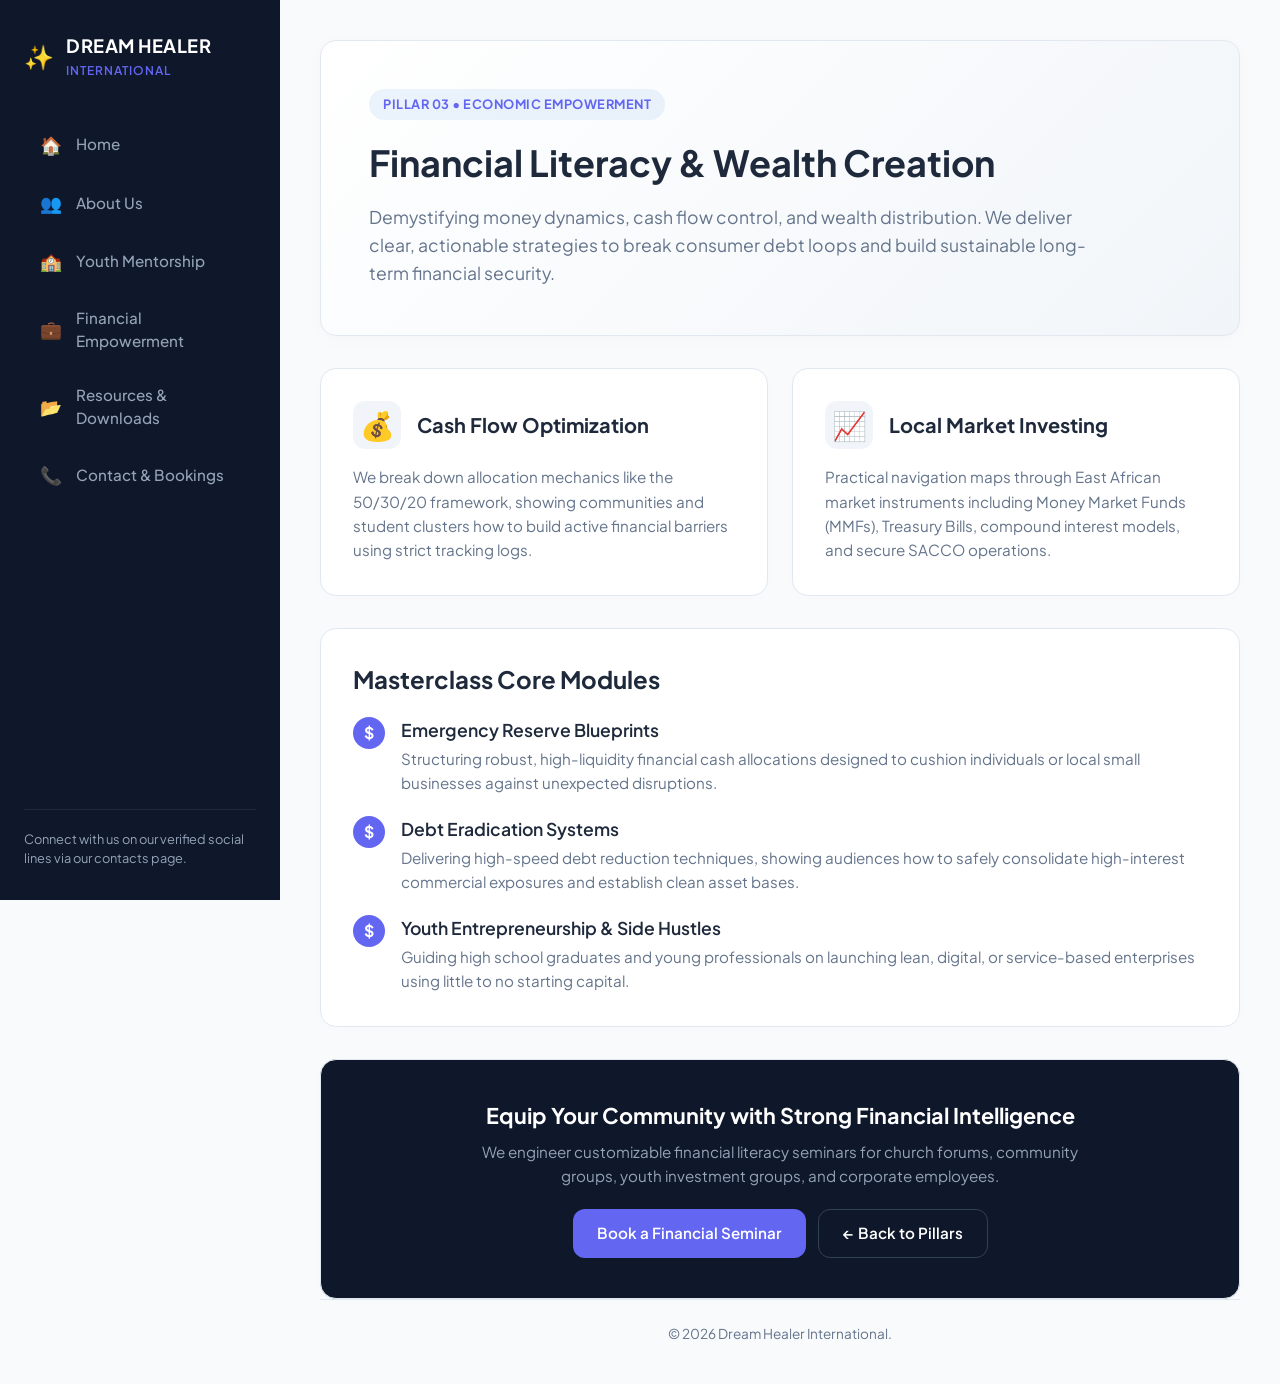
<file: financial-literacy.html>
<!DOCTYPE html>
<html lang="en">
<head>
    <meta charset="UTF-8">
    <meta name="viewport" content="width=device-width, initial-scale=1.0">
    <title>Financial Literacy & Wealth Creation | Dream Healer International</title>
    <link rel="stylesheet" href="style.css">
    <link rel="preconnect" href="https://fonts.googleapis.com">
    <link rel="preconnect" href="https://fonts.gstatic.com" crossorigin>
    <link href="https://fonts.googleapis.com/css2?family=Plus+Jakarta+Sans:wght@400;500;600;700&display=swap" rel="stylesheet">
</head>
<body>

    <!-- SIDE-BY-SIDE APP INTERFACE WRAPPER -->
    <div class="app-layout">

        <!-- STABLE VERTICAL SIDEBAR MENU PANEL -->
        <aside class="sidebar">
            <div class="sidebar-brand">
                <span class="brand-icon">✨</span>
                <div class="brand-text">
                    <h2>DREAM HEALER</h2>
                    <p>INTERNATIONAL</p>
                </div>
            </div>

            <nav class="sidebar-menu">
                <a href="index.html" class="menu-item">
                    <span class="menu-icon">🏠</span> Home
                </a>
                <a href="about.html" class="menu-item">
                    <span class="menu-icon">👥</span> About Us
                </a>
                <a href="youth-mentorship.html" class="menu-item">
                    <span class="menu-icon">🏫</span> Youth Mentorship
                </a>
                <a href="financial-empowerment.html" class="menu-item">
                    <span class="menu-icon">💼</span> Financial Empowerment
                </a>
                <a href="resources.html" class="menu-item">
                    <span class="menu-icon">📂</span> Resources & Downloads
                </a>
                <a href="contact.html" class="menu-item">
                    <span class="menu-icon">📞</span> Contact & Bookings
                </a>
            </nav>

            <div class="sidebar-footer">
                <p>Connect with us on our verified social lines via our contacts page.</p>
            </div>
        </aside>

        <!-- MAIN WINDOW PORTFOLIO WRAPPER -->
        <main class="main-content">
            
            <!-- HEADER HERO BANNER -->
            <header class="hero-card">
                <span class="hero-badge">Pillar 03 • Economic Empowerment</span>
                <h1 class="hero-title">Financial Literacy & Wealth Creation</h1>
                <p class="hero-subtitle">Demystifying money dynamics, cash flow control, and wealth distribution. We deliver clear, actionable strategies to break consumer debt loops and build sustainable long-term financial security.</p>
            </header>

            <!-- CORE OBJECTIVES AND FRAMEWORK -->
            <section class="dashboard-grid">
                
                <!-- Focus area 1 -->
                <div class="grid-card">
                    <div class="card-header-row">
                        <span class="card-badge-icon">💰</span>
                        <h3>Cash Flow Optimization</h3>
                    </div>
                    <p>We break down allocation mechanics like the 50/30/20 framework, showing communities and student clusters how to build active financial barriers using strict tracking logs.</p>
                </div>

                <!-- Focus area 2 -->
                <div class="grid-card">
                    <div class="card-header-row">
                        <span class="card-badge-icon">📈</span>
                        <h3>Local Market Investing</h3>
                    </div>
                    <p>Practical navigation maps through East African market instruments including Money Market Funds (MMFs), Treasury Bills, compound interest models, and secure SACCO operations.</p>
                </div>

            </section>

            <!-- KEY ENGAGEMENT TOPICS -->
            <section class="grid-card" style="margin-bottom: 32px;">
                <h2 style="font-size: 1.5rem; font-weight: 700; color: var(--dark-text); margin-bottom: 20px;">Masterclass Core Modules</h2>
                
                <div style="display: flex; flex-direction: column; gap: 20px;">
                    <div style="display: flex; gap: 16px; align-items: flex-start;">
                        <div style="background: var(--accent-color); color: #fff; min-width: 32px; height: 32px; border-radius: 50%; display: flex; align-items: center; justify-content: center; font-weight: 700;">$</div>
                        <div>
                            <h4 style="font-size: 1.1rem; font-weight: 600; color: var(--dark-text);">Emergency Reserve Blueprints</h4>
                            <p style="color: var(--muted-text); font-size: 0.95rem; margin-top: 4px;">Structuring robust, high-liquidity financial cash allocations designed to cushion individuals or local small businesses against unexpected disruptions.</p>
                        </div>
                    </div>

                    <div style="display: flex; gap: 16px; align-items: flex-start;">
                        <div style="background: var(--accent-color); color: #fff; min-width: 32px; height: 32px; border-radius: 50%; display: flex; align-items: center; justify-content: center; font-weight: 700;">$</div>
                        <div>
                            <h4 style="font-size: 1.1rem; font-weight: 600; color: var(--dark-text);">Debt Eradication Systems</h4>
                            <p style="color: var(--muted-text); font-size: 0.95rem; margin-top: 4px;">Delivering high-speed debt reduction techniques, showing audiences how to safely consolidate high-interest commercial exposures and establish clean asset bases.</p>
                        </div>
                    </div>

                    <div style="display: flex; gap: 16px; align-items: flex-start;">
                        <div style="background: var(--accent-color); color: #fff; min-width: 32px; height: 32px; border-radius: 50%; display: flex; align-items: center; justify-content: center; font-weight: 700;">$</div>
                        <div>
                            <h4 style="font-size: 1.1rem; font-weight: 600; color: var(--dark-text);">Youth Entrepreneurship & Side Hustles</h4>
                            <p style="color: var(--muted-text); font-size: 0.95rem; margin-top: 4px;">Guiding high school graduates and young professionals on launching lean, digital, or service-based enterprises using little to no starting capital.</p>
                        </div>
                    </div>
                </div>
            </section>

            <!-- CALL TO ACTION BANNER -->
            <section class="grid-card" style="background-color: var(--sidebar-bg); color: #ffffff; text-align: center; padding: 40px 24px;">
                <h3 style="color: #ffffff; font-size: 1.35rem; margin-bottom: 8px;">Equip Your Community with Strong Financial Intelligence</h3>
                <p style="color: var(--sidebar-text); font-size: 0.95rem; margin-bottom: 20px; max-width: 600px; margin-left: auto; margin-right: auto;">We engineer customizable financial literacy seminars for church forums, community groups, youth investment groups, and corporate employees.</p>
                <div style="display: flex; justify-content: center; gap: 12px; flex-wrap: wrap;">
                    <a href="contact.html" class="btn btn-primary" style="background-color: var(--accent-color);">Book a Financial Seminar</a>
                    <a href="pillars.html" class="btn btn-secondary" style="background: transparent; color: #fff; border-color: #334155;">&larr; Back to Pillars</a>
                </div>
            </section>

            <!-- SITE CONTENT COMPLIANCE FOOTER -->
            <footer class="content-footer">
                <p>&copy; 2026 Dream Healer International.</p>
            </footer>

        </main>
    </div>

</body>
</html>
</file>
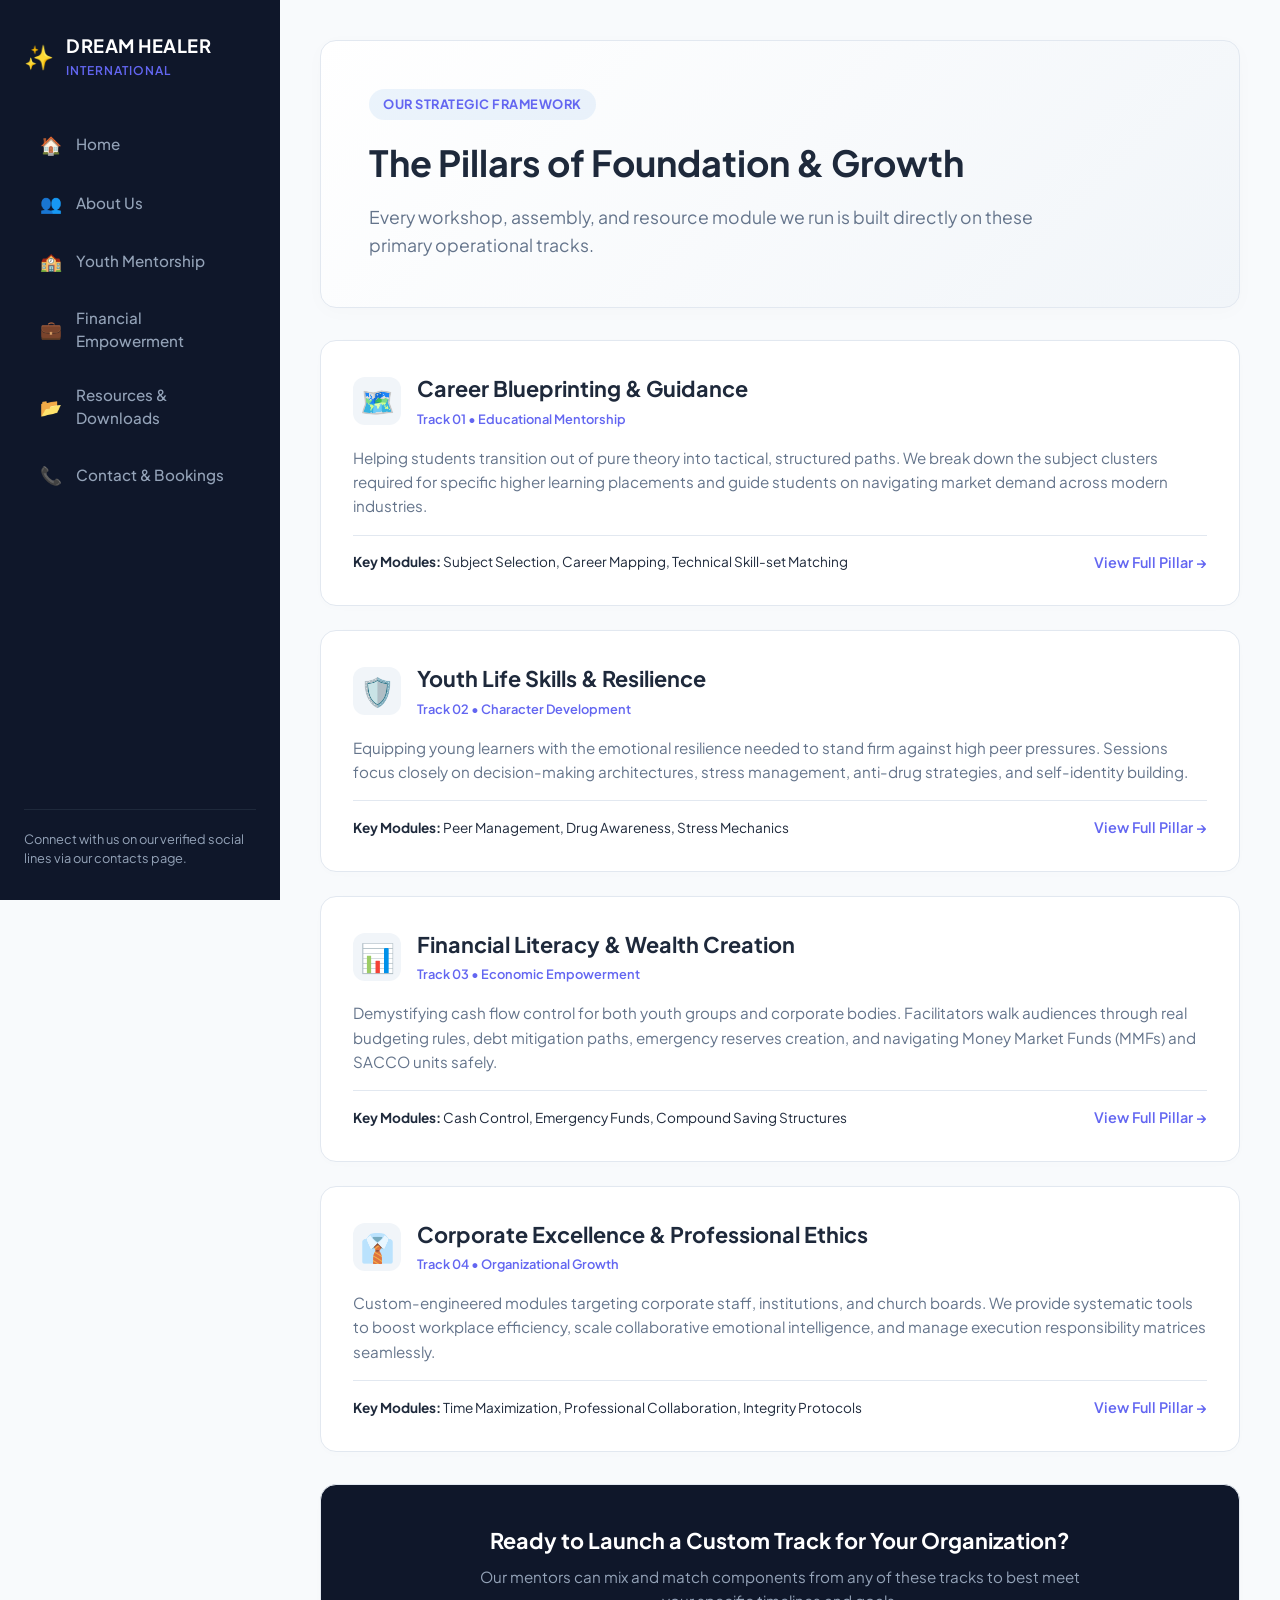
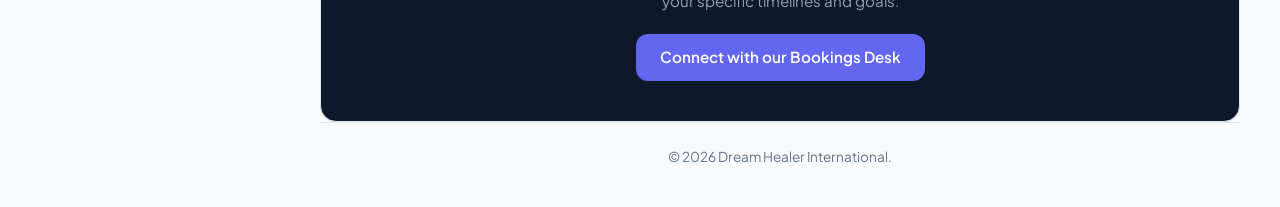
<file: pillars.html>
<!DOCTYPE html>
<html lang="en">
<head>
    <meta charset="UTF-8">
    <meta name="viewport" content="width=device-width, initial-scale=1.0">
    <title>Our Pillars | Dream Healer International</title>
    <link rel="stylesheet" href="style.css">
    <link rel="preconnect" href="https://fonts.googleapis.com">
    <link rel="preconnect" href="https://fonts.gstatic.com" crossorigin>
    <link href="https://fonts.googleapis.com/css2?family=Plus+Jakarta+Sans:wght@400;500;600;700&display=swap" rel="stylesheet">
</head>
<body>

    <div class="app-layout">

        <aside class="sidebar">
            <div class="sidebar-brand">
                <span class="brand-icon">✨</span>
                <div class="brand-text">
                    <h2>DREAM HEALER</h2>
                    <p>INTERNATIONAL</p>
                </div>
            </div>

            <nav class="sidebar-menu">
                <a href="index.html" class="menu-item">
                    <span class="menu-icon">🏠</span> Home
                </a>
                <a href="about.html" class="menu-item">
                    <span class="menu-icon">👥</span> About Us
                </a>
                
                <a href="youth-mentorship.html" class="menu-item">
                    <span class="menu-icon">🏫</span> Youth Mentorship
                </a>
                <a href="financial-empowerment.html" class="menu-item">
                    <span class="menu-icon">💼</span> Financial Empowerment
                </a>
                <a href="resources.html" class="menu-item">
                    <span class="menu-icon">📂</span> Resources & Downloads
                </a>
                <a href="contact.html" class="menu-item">
                    <span class="menu-icon">📞</span> Contact & Bookings
                </a>
            </nav>

            <div class="sidebar-footer">
                <p>Connect with us on our verified social lines via our contacts page.</p>
            </div>
        </aside>

        <main class="main-content">
            
            <header class="hero-card">
                <span class="hero-badge">Our Strategic Framework</span>
                <h1 class="hero-title">The Pillars of Foundation & Growth</h1>
                <p class="hero-subtitle">Every workshop, assembly, and resource module we run is built directly on these primary operational tracks.</p>
            </header>

            <section class="dashboard-grid" style="grid-template-columns: 1fr;">
                
                <div class="grid-card">
                    <div class="card-header-row">
                        <span class="card-badge-icon">🗺️</span>
                        <div>
                            <h3 style="font-size: 1.35rem;">Career Blueprinting & Guidance</h3>
                            <span style="font-size: 0.8rem; color: var(--accent-color); font-weight: 600;">Track 01 • Educational Mentorship</span>
                        </div>
                    </div>
                    <p style="margin-top: 12px; font-size: 0.95rem; color: var(--muted-text);">
                        Helping students transition out of pure theory into tactical, structured paths. We break down the subject clusters required for specific higher learning placements and guide students on navigating market demand across modern industries.
                    </p>
                    <div style="margin-top: 16px; padding-top: 16px; border-top: 1px solid var(--border-color); display: flex; justify-content: space-between; align-items: center; flex-wrap: wrap; gap: 12px;">
                        <span style="font-size: 0.85rem; color: var(--dark-text);"><strong>Key Modules:</strong> Subject Selection, Career Mapping, Technical Skill-set Matching</span>
                        <a href="career-guidance.html" class="card-action-link" style="margin: 0;">View Full Pillar &rarr;</a>
                    </div>
                </div>

                <div class="grid-card">
                    <div class="card-header-row">
                        <span class="card-badge-icon">🛡️</span>
                        <div>
                            <h3 style="font-size: 1.35rem;">Youth Life Skills & Resilience</h3>
                            <span style="font-size: 0.8rem; color: var(--accent-color); font-weight: 600;">Track 02 • Character Development</span>
                        </div>
                    </div>
                    <p style="margin-top: 12px; font-size: 0.95rem; color: var(--muted-text);">
                        Equipping young learners with the emotional resilience needed to stand firm against high peer pressures. Sessions focus closely on decision-making architectures, stress management, anti-drug strategies, and self-identity building.
                    </p>
                    <div style="margin-top: 16px; padding-top: 16px; border-top: 1px solid var(--border-color); display: flex; justify-content: space-between; align-items: center; flex-wrap: wrap; gap: 12px;">
                        <span style="font-size: 0.85rem; color: var(--dark-text);"><strong>Key Modules:</strong> Peer Management, Drug Awareness, Stress Mechanics</span>
                        <a href="youth-resilience.html" class="card-action-link" style="margin: 0;">View Full Pillar &rarr;</a>
                    </div>
                </div>

                <div class="grid-card">
                    <div class="card-header-row">
                        <span class="card-badge-icon">📊</span>
                        <div>
                            <h3 style="font-size: 1.35rem;">Financial Literacy & Wealth Creation</h3>
                            <span style="font-size: 0.8rem; color: var(--accent-color); font-weight: 600;">Track 03 • Economic Empowerment</span>
                        </div>
                    </div>
                    <p style="margin-top: 12px; font-size: 0.95rem; color: var(--muted-text);">
                        Demystifying cash flow control for both youth groups and corporate bodies. Facilitators walk audiences through real budgeting rules, debt mitigation paths, emergency reserves creation, and navigating Money Market Funds (MMFs) and SACCO units safely.
                    </p>
                    <div style="margin-top: 16px; padding-top: 16px; border-top: 1px solid var(--border-color); display: flex; justify-content: space-between; align-items: center; flex-wrap: wrap; gap: 12px;">
                        <span style="font-size: 0.85rem; color: var(--dark-text);"><strong>Key Modules:</strong> Cash Control, Emergency Funds, Compound Saving Structures</span>
                        <a href="financial-literacy.html" class="card-action-link" style="margin: 0;">View Full Pillar &rarr;</a>
                    </div>
                </div>

                <div class="grid-card">
                    <div class="card-header-row">
                        <span class="card-badge-icon">👔</span>
                        <div>
                            <h3 style="font-size: 1.35rem;">Corporate Excellence & Professional Ethics</h3>
                            <span style="font-size: 0.8rem; color: var(--accent-color); font-weight: 600;">Track 04 • Organizational Growth</span>
                        </div>
                    </div>
                    <p style="margin-top: 12px; font-size: 0.95rem; color: var(--muted-text);">
                        Custom-engineered modules targeting corporate staff, institutions, and church boards. We provide systematic tools to boost workplace efficiency, scale collaborative emotional intelligence, and manage execution responsibility matrices seamlessly.
                    </p>
                    <div style="margin-top: 16px; padding-top: 16px; border-top: 1px solid var(--border-color); display: flex; justify-content: space-between; align-items: center; flex-wrap: wrap; gap: 12px;">
                        <span style="font-size: 0.85rem; color: var(--dark-text);"><strong>Key Modules:</strong> Time Maximization, Professional Collaboration, Integrity Protocols</span>
                        <a href="corporate-excellence.html" class="card-action-link" style="margin: 0;">View Full Pillar &rarr;</a>
                    </div>
                </div>

            </section>

            <section class="grid-card" style="background-color: var(--sidebar-bg); color: #ffffff; text-align: center; padding: 40px 24px;">
                <h3 style="color: #ffffff; font-size: 1.35rem; margin-bottom: 8px;">Ready to Launch a Custom Track for Your Organization?</h3>
                <p style="color: var(--sidebar-text); font-size: 0.95rem; margin-bottom: 20px; max-width: 600px; margin-left: auto; margin-right: auto;">Our mentors can mix and match components from any of these tracks to best meet your specific timelines and goals.</p>
                <a href="contact.html" class="btn btn-primary" style="background-color: var(--accent-color);">Connect with our Bookings Desk</a>
            </section>

            <footer class="content-footer">
                <p>&copy; 2026 Dream Healer International.</p>
            </footer>

        </main>
    </div>

</body>
</html>
</file>
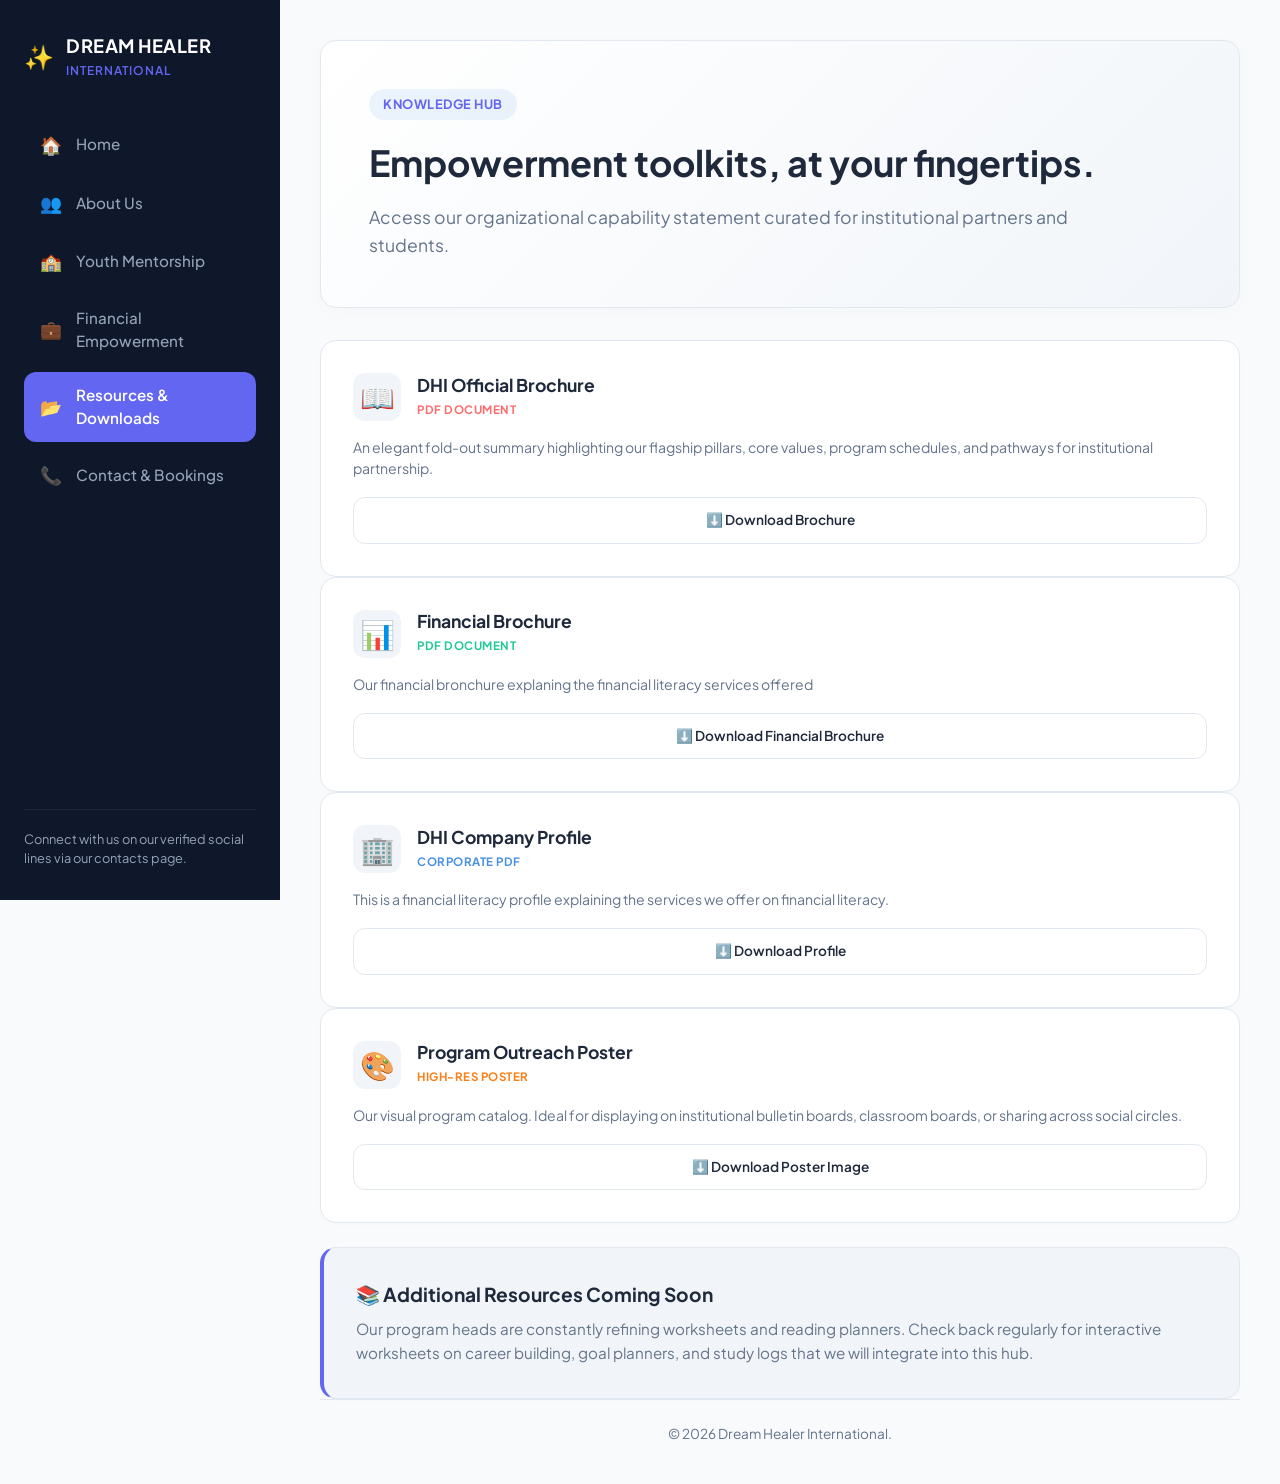
<file: resources.html>
<!DOCTYPE html>
<html lang="en">
<head>
    <meta charset="UTF-8">
    <meta name="viewport" content="width=device-width, initial-scale=1.0">
    <title>Resources & Downloads | Dream Healer International</title>
    <link rel="stylesheet" href="style.css">
    <link rel="preconnect" href="https://fonts.googleapis.com">
    <link rel="preconnect" href="https://fonts.gstatic.com" crossorigin>
    <link href="https://fonts.googleapis.com/css2?family=Plus+Jakarta+Sans:wght@400;500;600;700&display=swap" rel="stylesheet">
</head>
<body>

    <!-- SIDE-BY-SIDE APP INTERFACE WRAPPER -->
    <div class="app-layout">

        <!-- STABLE VERTICAL SIDEBAR MENU PANEL -->
        <aside class="sidebar">
            <div class="sidebar-brand">
                <span class="brand-icon">✨</span>
                <div class="brand-text">
                    <h2>DREAM HEALER</h2>
                    <p>INTERNATIONAL</p>
                </div>
            </div>

            <nav class="sidebar-menu">
                <a href="index.html" class="menu-item">
                    <span class="menu-icon">🏠</span> Home
                </a>
                <a href="about.html" class="menu-item">
                    <span class="menu-icon">👥</span> About Us
                </a>
                
                <a href="youth-mentorship.html" class="menu-item">
                    <span class="menu-icon">🏫</span> Youth Mentorship
                </a>
                <a href="financial-empowerment.html" class="menu-item">
                    <span class="menu-icon">💼</span> Financial Empowerment
                </a>
                <a href="resources.html" class="menu-item active">
                    <span class="menu-icon">📂</span> Resources & Downloads
                </a>
                <a href="contact.html" class="menu-item">
                    <span class="menu-icon">📞</span> Contact & Bookings
                </a>
            </nav>

            <div class="sidebar-footer">
                <p>Connect with us on our verified social lines via our contacts page.</p>
            </div>
        </aside>

        <!-- MAIN WINDOW PORTFOLIO WRAPPER -->
        <main class="main-content">
            
            <!-- HEADER HERO BANNER -->
            <header class="hero-card">
                <span class="hero-badge">Knowledge Hub</span>
                <h1 class="hero-title">Empowerment toolkits, at your fingertips.</h1>
                <p class="hero-subtitle">Access our organizational capability statement curated for institutional partners and students.</p>
            </header>

                
                <!-- Resource 1: Official Brochure -->
                <div class="grid-card" style="display: flex; flex-direction: column; justify-content: space-between;">
                    <div>
                        <div class="card-header-row">
                            <span class="card-badge-icon">📖</span>
                            <div>
                                <h3 style="font-size: 1.1rem; line-height: 1.2;">DHI Official Brochure</h3>
                                <span style="font-size: 0.72rem; color: #ff6b6b; font-weight: 700; text-transform: uppercase; letter-spacing: 0.5px;">PDF Document</span>
                            </div>
                        </div>
                        <p style="margin-top: 12px; font-size: 0.88rem; line-height: 1.5; color: var(--muted-text);">
                            An elegant fold-out summary highlighting our flagship pillars, core values, program schedules, and pathways for institutional partnership.
                        </p>
                    </div>
                    <a href="assets/dhi-brochure.pdf" download="DHI_Official_Brochure.pdf" class="btn btn-secondary" style="margin-top: 18px; display: block; text-align: center; font-size: 0.85rem;">
                        ⬇️ Download Brochure
                    </a>
                </div>

                <!-- Resource 2: Financial Brochure -->
                <div class="grid-card" style="display: flex; flex-direction: column; justify-content: space-between;">
                    <div>
                        <div class="card-header-row">
                            <span class="card-badge-icon">📊</span>
                            <div>
                                <h3 style="font-size: 1.1rem; line-height: 1.2;">Financial Brochure</h3>
                                <span style="font-size: 0.72rem; color: #20c997; font-weight: 700; text-transform: uppercase; letter-spacing: 0.5px;">PDF Document</span>
                            </div>
                        </div>
                        <p style="margin-top: 12px; font-size: 0.88rem; line-height: 1.5; color: var(--muted-text);">
                            Our financial bronchure explaning the financial literacy services offered
                        </p>
                    </div>
                    <a href="assets/dhi-financial-brochure.pdf" download="DHI_Financial_Empowerment_Brochure.pdf" class="btn btn-secondary" style="margin-top: 18px; display: block; text-align: center; font-size: 0.85rem;">
                        ⬇️ Download Financial Brochure
                    </a>
                </div>

                <!-- Resource 3: Corporate Profile -->
                <div class="grid-card" style="display: flex; flex-direction: column; justify-content: space-between;">
                    <div>
                        <div class="card-header-row">
                            <span class="card-badge-icon">🏢</span>
                            <div>
                                <h3 style="font-size: 1.1rem; line-height: 1.2;">DHI Company Profile</h3>
                                <span style="font-size: 0.72rem; color: #4a90e2; font-weight: 700; text-transform: uppercase; letter-spacing: 0.5px;">Corporate PDF</span>
                            </div>
                        </div>
                        <p style="margin-top: 12px; font-size: 0.88rem; line-height: 1.5; color: var(--muted-text);">
                            This is a financial literacy profile explaining the services we offer on financial literacy.
                        </p>
                    </div>
                    <a href="assets/dhi-profile.pdf" download="Dream_Healer_International_Company_Profile.pdf" class="btn btn-secondary" style="margin-top: 18px; display: block; text-align: center; font-size: 0.85rem;">
                        ⬇️ Download Profile
                    </a>
                </div>

                <!-- Resource 4: Interactive/Youth Poster -->
                <div class="grid-card" style="display: flex; flex-direction: column; justify-content: space-between;">
                    <div>
                        <div class="card-header-row">
                            <span class="card-badge-icon">🎨</span>
                            <div>
                                <h3 style="font-size: 1.1rem; line-height: 1.2;">Program Outreach Poster</h3>
                                <span style="font-size: 0.72rem; color: #fd7e14; font-weight: 700; text-transform: uppercase; letter-spacing: 0.5px;">High-Res Poster</span>
                            </div>
                        </div>
                        <p style="margin-top: 12px; font-size: 0.88rem; line-height: 1.5; color: var(--muted-text);">
                            Our visual program catalog. Ideal for displaying on institutional bulletin boards, classroom boards, or sharing across social circles.
                        </p>
                    </div>
                    <a href="assets/dhi-outreach-poster.png" download="DHI_Outreach_Campaign_Poster.jpg" class="btn btn-secondary" style="margin-top: 18px; display: block; text-align: center; font-size: 0.85rem;">
                        ⬇️ Download Poster Image
                    </a>
                </div>

            </section>

            <!-- UPCOMING RELEASES CARD -->
            <section class="grid-card" style="margin-top: 24px; border-left: 4px solid var(--accent-color); background: var(--primary-light);">
                <h3 style="color: var(--dark-text); font-size: 1.2rem; display: flex; align-items: center; gap: 8px;">
                    📚 Additional Resources Coming Soon
                </h3>
                <p style="color: var(--muted-text); font-size: 0.95rem; margin-top: 8px; line-height: 1.6;">
                    Our program heads are constantly refining worksheets and reading planners. Check back regularly for interactive worksheets on career building, goal planners, and study logs that we will integrate into this hub.
                </p>
            </section>

            <!-- SITE CONTENT COMPLIANCE FOOTER -->
            <footer class="content-footer">
                <p>&copy; 2026 Dream Healer International.</p>
            </footer>

        </main>
    </div>

</body>
</html>
</file>
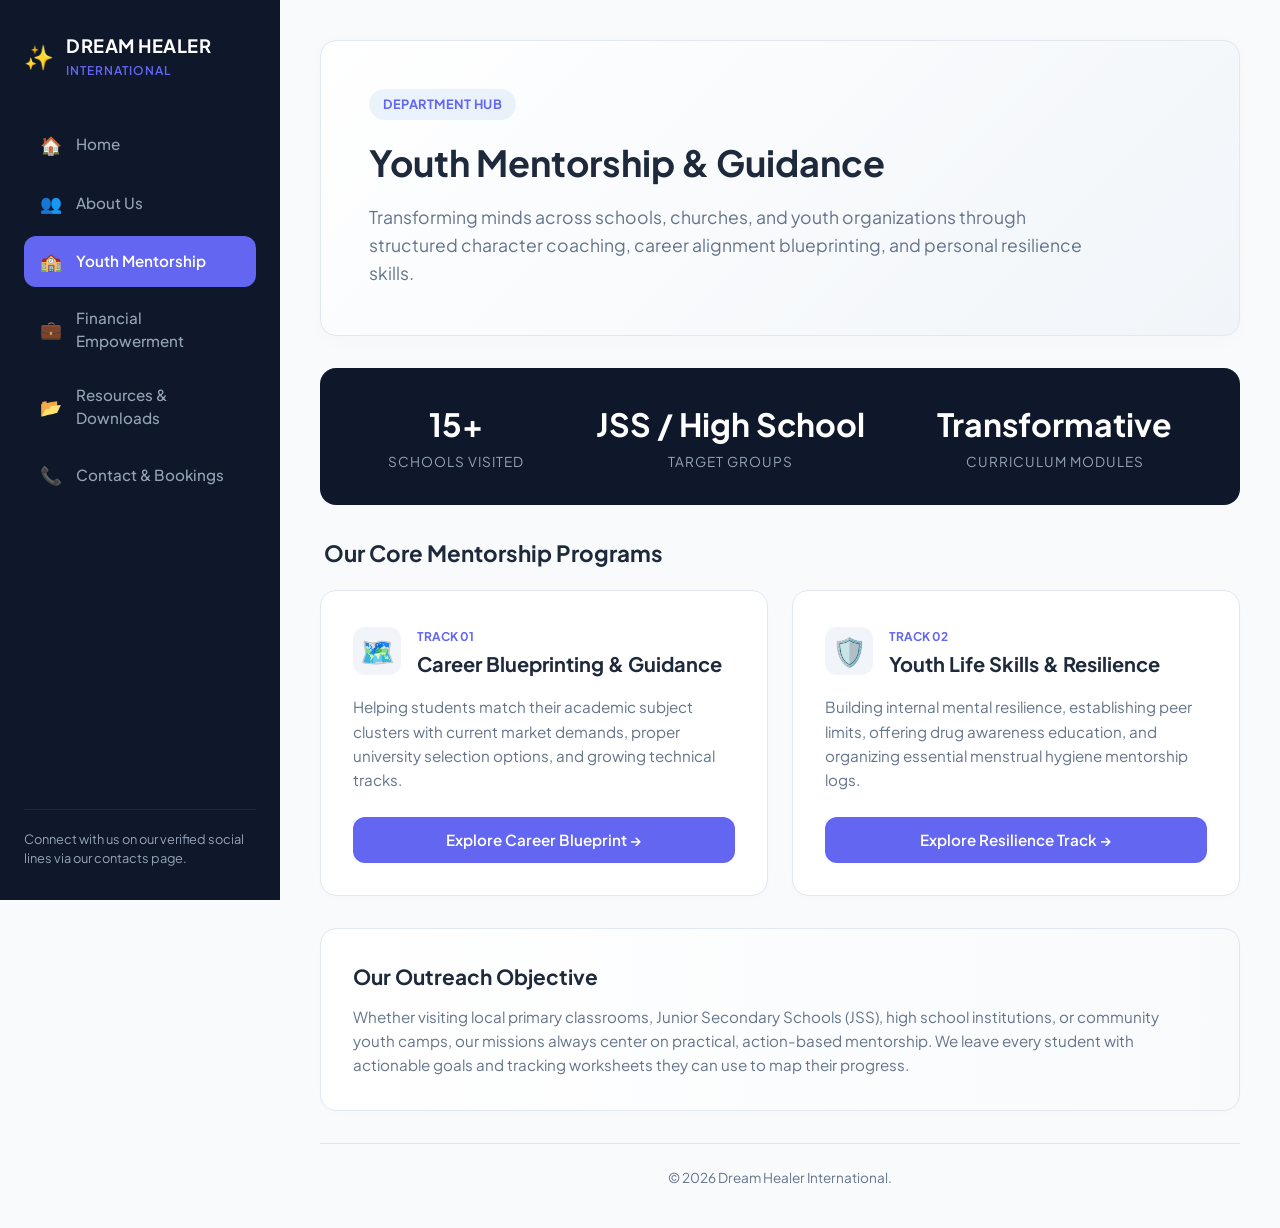
<file: youth-mentorship.html>
<!DOCTYPE html>
<html lang="en">
<head>
    <meta charset="UTF-8">
    <meta name="viewport" content="width=device-width, initial-scale=1.0">
    <title>Youth Mentorship Department | Dream Healer International</title>
    <link rel="stylesheet" href="style.css">
    <link rel="preconnect" href="https://fonts.googleapis.com">
    <link rel="preconnect" href="https://fonts.gstatic.com" crossorigin>
    <link href="https://fonts.googleapis.com/css2?family=Plus+Jakarta+Sans:wght@400;500;600;700&display=swap" rel="stylesheet">
</head>
<body>

    <!-- SIDE-BY-SIDE APP INTERFACE WRAPPER -->
    <div class="app-layout">

        <!-- STABLE VERTICAL SIDEBAR MENU PANEL -->
        <aside class="sidebar">
            <div class="sidebar-brand">
                <span class="brand-icon">✨</span>
                <div class="brand-text">
                    <h2>DREAM HEALER</h2>
                    <p>INTERNATIONAL</p>
                </div>
            </div>

            <nav class="sidebar-menu">
                <a href="index.html" class="menu-item">
                    <span class="menu-icon">🏠</span> Home
                </a>
                <a href="about.html" class="menu-item">
                    <span class="menu-icon">👥</span> About Us
                </a>
                <a href="youth-mentorship.html" class="menu-item active">
                    <span class="menu-icon">🏫</span> Youth Mentorship
                </a>
                <a href="financial-empowerment.html" class="menu-item">
                    <span class="menu-icon">💼</span> Financial Empowerment
                </a>
                <a href="resources.html" class="menu-item">
                    <span class="menu-icon">📂</span> Resources & Downloads
                </a>
                <a href="contact.html" class="menu-item">
                    <span class="menu-icon">📞</span> Contact & Bookings
                </a>
            </nav>

            <div class="sidebar-footer">
                <p>Connect with us on our verified social lines via our contacts page.</p>
            </div>
        </aside>

        <!-- MAIN WINDOW PORTFOLIO WRAPPER -->
        <main class="main-content">
            
            <!-- HEADER HERO BANNER -->
            <header class="hero-card">
                <span class="hero-badge">Department Hub</span>
                <h1 class="hero-title">Youth Mentorship & Guidance</h1>
                <p class="hero-subtitle">Transforming minds across schools, churches, and youth organizations through structured character coaching, career alignment blueprinting, and personal resilience skills.</p>
            </header>

            <!-- STATS STRIP FOR IMPACT VALUE -->
            <div class="stats-bar">
                <div class="stat-node">
                    <span class="stat-num">15+</span>
                    <span class="stat-txt">Schools Visited</span>
                </div>
                <div class="stat-node">
                    <span class="stat-num">JSS / High School</span>
                    <span class="stat-txt">Target Groups</span>
                </div>
                <div class="stat-node">
                    <span class="stat-num">Transformative</span>
                    <span class="stat-txt">Curriculum Modules</span>
                </div>
            </div>

            <!-- TWO CORE PROGRAMMES SELECTION GRID -->
            <h2 style="font-size: 1.4rem; font-weight: 700; color: var(--dark-text); margin-bottom: 20px; padding-left: 4px;">Our Core Mentorship Programs</h2>
            
            <section class="dashboard-grid">
                
                <!-- Track 1: Career Guidance Card -->
                <div class="grid-card" style="display: flex; flex-direction: column; justify-content: space-between;">
                    <div>
                        <div class="card-header-row">
                            <span class="card-badge-icon">🗺️</span>
                            <div>
                                <span style="font-size: 0.75rem; color: var(--accent-color); font-weight: 700; text-transform: uppercase;">Track 01</span>
                                <h3 style="margin-top: 2px;">Career Blueprinting & Guidance</h3>
                            </div>
                        </div>
                        <p style="margin-top: 8px; margin-bottom: 24px;">Helping students match their academic subject clusters with current market demands, proper university selection options, and growing technical tracks.</p>
                    </div>
                    <a href="career-guidance.html" class="btn btn-primary" style="text-align: center; display: block; text-decoration: none;">Explore Career Blueprint &rarr;</a>
                </div>

                <!-- Track 2: Youth Life Skills Card -->
                <div class="grid-card" style="display: flex; flex-direction: column; justify-content: space-between;">
                    <div>
                        <div class="card-header-row">
                            <span class="card-badge-icon">🛡️</span>
                            <div>
                                <span style="font-size: 0.75rem; color: var(--accent-color); font-weight: 700; text-transform: uppercase;">Track 02</span>
                                <h3 style="margin-top: 2px;">Youth Life Skills & Resilience</h3>
                            </div>
                        </div>
                        <p style="margin-top: 8px; margin-bottom: 24px;">Building internal mental resilience, establishing peer limits, offering drug awareness education, and organizing essential menstrual hygiene mentorship logs.</p>
                    </div>
                    <a href="youth-resilience.html" class="btn btn-primary" style="text-align: center; display: block; text-decoration: none;">Explore Resilience Track &rarr;</a>
                </div>

            </section>

            <!-- METHODOLOGY PROFILE SECTION -->
            <section class="grid-card" style="margin-bottom: 32px; background: linear-gradient(to right, #ffffff, var(--bg-main));">
                <h3 style="font-size: 1.3rem; font-weight: 700; margin-bottom: 12px; color: var(--dark-text);">Our Outreach Objective</h3>
                <p style="color: var(--muted-text); font-size: 0.95rem; line-height: 1.6; max-width: 850px;">
                    Whether visiting local primary classrooms, Junior Secondary Schools (JSS), high school institutions, or community youth camps, our missions always center on practical, action-based mentorship. We leave every student with actionable goals and tracking worksheets they can use to map their progress.
                </p>
            </section>

            <!-- SITE CONTENT COMPLIANCE FOOTER -->
            <footer class="content-footer">
                <p>&copy; 2026 Dream Healer International.</p>
            </footer>

        </main>
    </div>

</body>
</html>
</file>
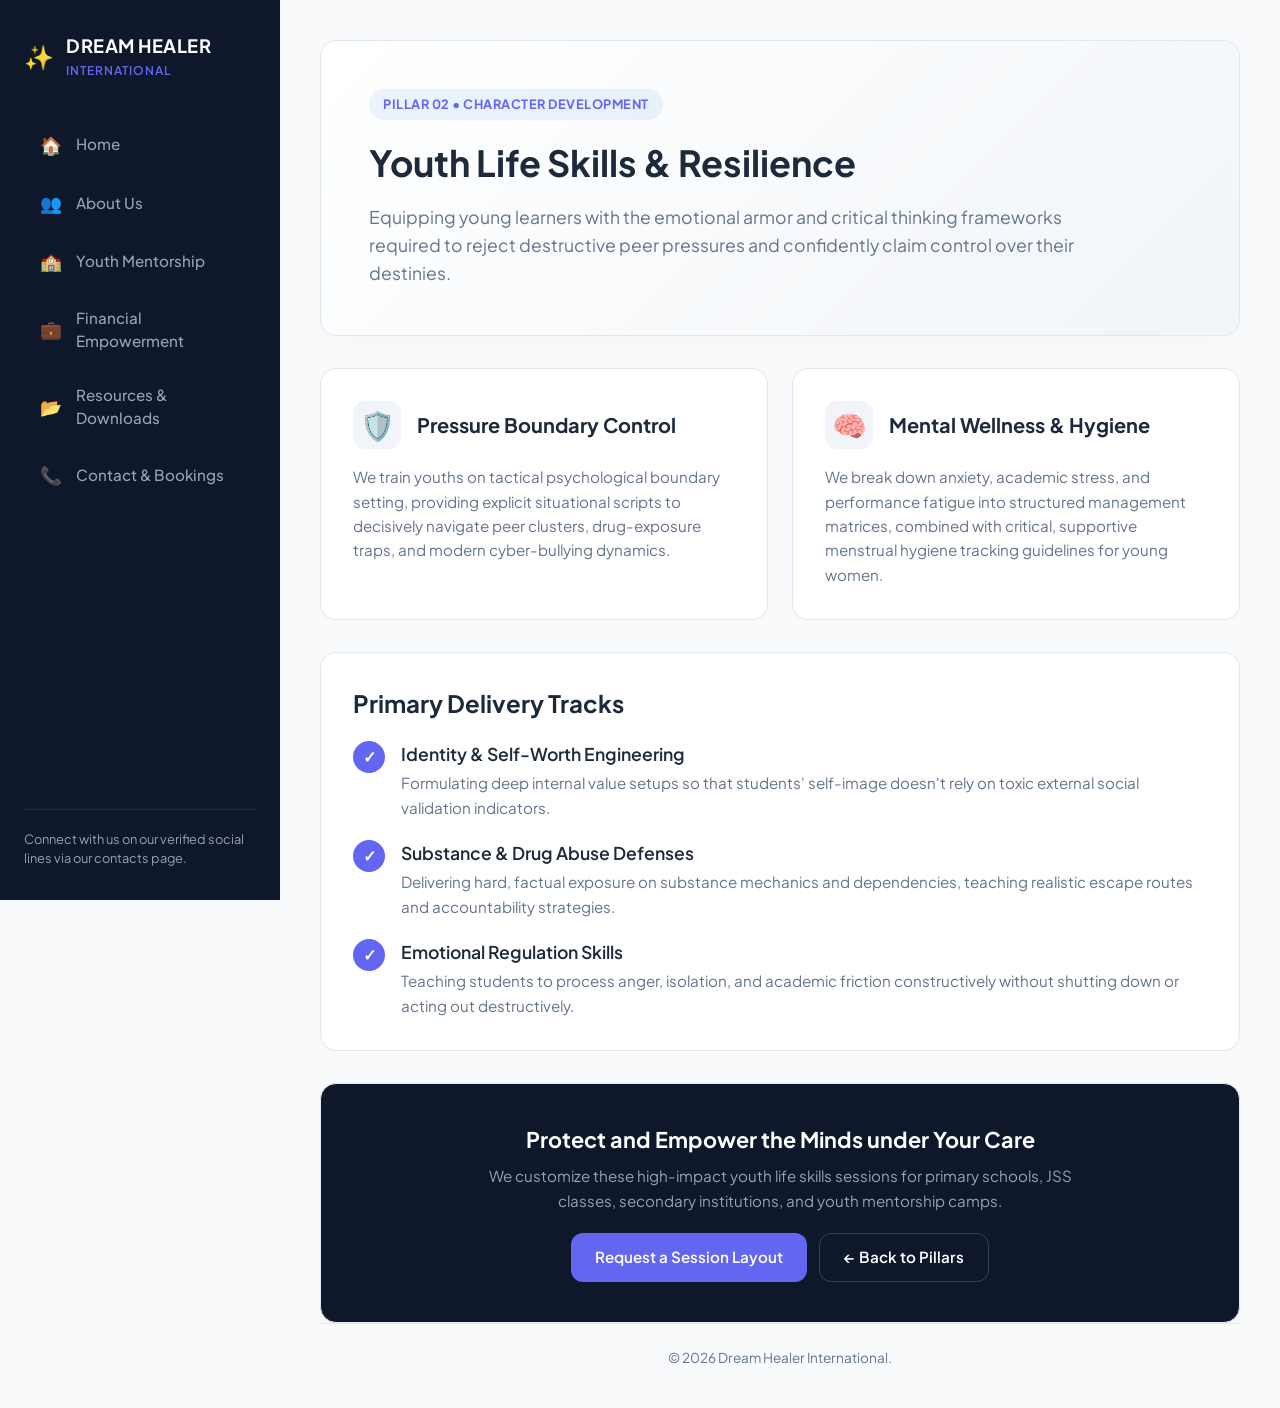
<file: youth-resilience.html>
<!DOCTYPE html>
<html lang="en">
<head>
    <meta charset="UTF-8">
    <meta name="viewport" content="width=device-width, initial-scale=1.0">
    <title>Youth Life Skills & Resilience | Dream Healer International</title>
    <link rel="stylesheet" href="style.css">
    <link rel="preconnect" href="https://fonts.googleapis.com">
    <link rel="preconnect" href="https://fonts.gstatic.com" crossorigin>
    <link href="https://fonts.googleapis.com/css2?family=Plus+Jakarta+Sans:wght@400;500;600;700&display=swap" rel="stylesheet">
</head>
<body>

    <!-- SIDE-BY-SIDE APP INTERFACE WRAPPER -->
    <div class="app-layout">

        <!-- STABLE VERTICAL SIDEBAR MENU PANEL -->
        <aside class="sidebar">
            <div class="sidebar-brand">
                <span class="brand-icon">✨</span>
                <div class="brand-text">
                    <h2>DREAM HEALER</h2>
                    <p>INTERNATIONAL</p>
                </div>
            </div>

            <nav class="sidebar-menu">
                <a href="index.html" class="menu-item">
                    <span class="menu-icon">🏠</span> Home
                </a>
                <a href="about.html" class="menu-item">
                    <span class="menu-icon">👥</span> About Us
                </a>
                <a href="youth-mentorship.html" class="menu-item">
                    <span class="menu-icon">🏫</span> Youth Mentorship
                </a>
                <a href="financial-empowerment.html" class="menu-item">
                    <span class="menu-icon">💼</span> Financial Empowerment
                </a>
                <a href="resources.html" class="menu-item">
                    <span class="menu-icon">📂</span> Resources & Downloads
                </a>
                <a href="contact.html" class="menu-item">
                    <span class="menu-icon">📞</span> Contact & Bookings
                </a>
            </nav>

            <div class="sidebar-footer">
                <p>Connect with us on our verified social lines via our contacts page.</p>
            </div>
        </aside>

        <!-- MAIN WINDOW PORTFOLIO WRAPPER -->
        <main class="main-content">
            
            <!-- HEADER HERO BANNER -->
            <header class="hero-card">
                <span class="hero-badge">Pillar 02 • Character Development</span>
                <h1 class="hero-title">Youth Life Skills & Resilience</h1>
                <p class="hero-subtitle">Equipping young learners with the emotional armor and critical thinking frameworks required to reject destructive peer pressures and confidently claim control over their destinies.</p>
            </header>

            <!-- CORE OBJECTIVES AND FRAMEWORK -->
            <section class="dashboard-grid">
                
                <!-- Focus area 1 -->
                <div class="grid-card">
                    <div class="card-header-row">
                        <span class="card-badge-icon">🛡️</span>
                        <h3>Pressure Boundary Control</h3>
                    </div>
                    <p>We train youths on tactical psychological boundary setting, providing explicit situational scripts to decisively navigate peer clusters, drug-exposure traps, and modern cyber-bullying dynamics.</p>
                </div>

                <!-- Focus area 2 -->
                <div class="grid-card">
                    <div class="card-header-row">
                        <span class="card-badge-icon">🧠</span>
                        <h3>Mental Wellness & Hygiene</h3>
                    </div>
                    <p>We break down anxiety, academic stress, and performance fatigue into structured management matrices, combined with critical, supportive menstrual hygiene tracking guidelines for young women.</p>
                </div>

            </section>

            <!-- KEY ENGAGEMENT TOPICS -->
            <section class="grid-card" style="margin-bottom: 32px;">
                <h2 style="font-size: 1.5rem; font-weight: 700; color: var(--dark-text); margin-bottom: 20px;">Primary Delivery Tracks</h2>
                
                <div style="display: flex; flex-direction: column; gap: 20px;">
                    <div style="display: flex; gap: 16px; align-items: flex-start;">
                        <div style="background: var(--accent-color); color: #fff; min-width: 32px; height: 32px; border-radius: 50%; display: flex; align-items: center; justify-content: center; font-weight: 700;">✓</div>
                        <div>
                            <h4 style="font-size: 1.1rem; font-weight: 600; color: var(--dark-text);">Identity & Self-Worth Engineering</h4>
                            <p style="color: var(--muted-text); font-size: 0.95rem; margin-top: 4px;">Formulating deep internal value setups so that students' self-image doesn't rely on toxic external social validation indicators.</p>
                        </div>
                    </div>

                    <div style="display: flex; gap: 16px; align-items: flex-start;">
                        <div style="background: var(--accent-color); color: #fff; min-width: 32px; height: 32px; border-radius: 50%; display: flex; align-items: center; justify-content: center; font-weight: 700;">✓</div>
                        <div>
                            <h4 style="font-size: 1.1rem; font-weight: 600; color: var(--dark-text);">Substance & Drug Abuse Defenses</h4>
                            <p style="color: var(--muted-text); font-size: 0.95rem; margin-top: 4px;">Delivering hard, factual exposure on substance mechanics and dependencies, teaching realistic escape routes and accountability strategies.</p>
                        </div>
                    </div>

                    <div style="display: flex; gap: 16px; align-items: flex-start;">
                        <div style="background: var(--accent-color); color: #fff; min-width: 32px; height: 32px; border-radius: 50%; display: flex; align-items: center; justify-content: center; font-weight: 700;">✓</div>
                        <div>
                            <h4 style="font-size: 1.1rem; font-weight: 600; color: var(--dark-text);">Emotional Regulation Skills</h4>
                            <p style="color: var(--muted-text); font-size: 0.95rem; margin-top: 4px;">Teaching students to process anger, isolation, and academic friction constructively without shutting down or acting out destructively.</p>
                        </div>
                    </div>
                </div>
            </section>

            <!-- CALL TO ACTION BANNER -->
            <section class="grid-card" style="background-color: var(--sidebar-bg); color: #ffffff; text-align: center; padding: 40px 24px;">
                <h3 style="color: #ffffff; font-size: 1.35rem; margin-bottom: 8px;">Protect and Empower the Minds under Your Care</h3>
                <p style="color: var(--sidebar-text); font-size: 0.95rem; margin-bottom: 20px; max-width: 600px; margin-left: auto; margin-right: auto;">We customize these high-impact youth life skills sessions for primary schools, JSS classes, secondary institutions, and youth mentorship camps.</p>
                <div style="display: flex; justify-content: center; gap: 12px; flex-wrap: wrap;">
                    <a href="contact.html" class="btn btn-primary" style="background-color: var(--accent-color);">Request a Session Layout</a>
                    <a href="pillars.html" class="btn btn-secondary" style="background: transparent; color: #fff; border-color: #334155;">&larr; Back to Pillars</a>
                </div>
            </section>

            <!-- SITE CONTENT COMPLIANCE FOOTER -->
            <footer class="content-footer">
                <p>&copy; 2026 Dream Healer International.</p>
            </footer>

        </main>
    </div>

</body>
</html>
</file>
<file: style.css>
/* ==========================================================================
   1. GLOBAL SYSTEM VARIABLES & RESETS
   ========================================================================== */
:root {
    --bg-main: #f8fafc;
    --sidebar-bg: #0f172a;
    --sidebar-text: #94a3b8;
    --sidebar-active: #ffffff;
    --sidebar-hover: #1e293b;
    
    --card-bg: #ffffff;
    --primary-light: #f1f5f9;
    --accent-color: #6366f1; /* Premium Indigo Accent */
    --accent-hover: #4f46e5;
    
    --dark-text: #1e293b;
    --muted-text: #64748b;
    --border-color: #e2e8f0;
    
    --radius-lg: 16px;
    --radius-md: 12px;
    --transition-smooth: all 0.25s ease-in-out;
}

* {
    margin: 0;
    padding: 0;
    box-sizing: border-box;
}

body {
    font-family: 'Plus Jakarta Sans', sans-serif;
    background-color: var(--bg-main);
    color: var(--dark-text);
    line-height: 1.5;
    overflow-x: hidden;
}

/* ==========================================================================
   2. APP SCREEN LAYOUT FRAMEWORK
   ========================================================================== */
.app-layout {
    display: flex;
    min-height: 100vh;
    width: 100%;
}

/* ==========================================================================
   3. FIXED LEFT NAVIGATION SIDEBAR
   ========================================================================== */
.sidebar {
    width: 280px;
    background-color: var(--sidebar-bg);
    padding: 32px 24px;
    display: flex;
    flex-direction: column;
    position: fixed;
    top: 0;
    bottom: 0;
    left: 0;
    z-index: 100;
}

.sidebar-brand {
    display: flex;
    align-items: center;
    gap: 12px;
    margin-bottom: 40px;
}

.brand-icon {
    font-size: 1.5rem;
}

.brand-text h2 {
    color: #ffffff;
    font-size: 1.15rem;
    font-weight: 700;
    letter-spacing: 0.5px;
}

.brand-text p {
    color: var(--accent-color);
    font-size: 0.75rem;
    font-weight: 600;
    letter-spacing: 1px;
    margin-top: 2px;
}

/* Sidebar Navigation Items */
.sidebar-menu {
    display: flex;
    flex-direction: column;
    gap: 8px;
    flex-grow: 1;
}

.menu-item {
    display: flex;
    align-items: center;
    gap: 14px;
    color: var(--sidebar-text);
    text-decoration: none;
    padding: 12px 16px;
    border-radius: var(--radius-md);
    font-size: 0.95rem;
    font-weight: 500;
    transition: var(--transition-smooth);
}

.menu-item:hover {
    background-color: var(--sidebar-hover);
    color: var(--sidebar-active);
}

.menu-item.active {
    background-color: var(--accent-color);
    color: var(--sidebar-active);
    font-weight: 600;
}

.menu-icon {
    font-size: 1.1rem;
}

.sidebar-footer {
    border-top: 1px solid #1e293b;
    padding-top: 20px;
}

.sidebar-footer p {
    color: var(--sidebar-text);
    font-size: 0.8rem;
    line-height: 1.5;
}

/* ==========================================================================
   4. MAIN VIEWPORT CONTAINER
   ========================================================================== */
.main-content {
    flex-grow: 1;
    margin-left: 280px; /* Gives room for fixed sidebar */
    padding: 40px;
    max-width: 1200px;
}

/* ==========================================================================
   5. PREMIUM HERO BANNER DESIGN
   ========================================================================== */
.hero-card {
    background: linear-gradient(135deg, #ffffff 0%, #f1f5f9 100%);
    border: 1px solid var(--border-color);
    padding: 48px;
    border-radius: var(--radius-lg);
    margin-bottom: 32px;
    box-shadow: 0 4px 20px rgba(0, 0, 0, 0.02);
}

.hero-badge {
    background-color: rgba(99, 102, 241, 0.1);
    color: var(--accent-color);
    font-size: 0.8rem;
    font-weight: 700;
    text-transform: uppercase;
    letter-spacing: 1px;
    padding: 6px 14px;
    border-radius: 100px;
    display: inline-block;
    margin-bottom: 20px;
}

.hero-title {
    font-size: 2.25rem;
    font-weight: 700;
    color: var(--dark-text);
    line-height: 1.3;
    max-width: 800px;
}

.hero-subtitle {
    color: var(--muted-text);
    font-size: 1.1rem;
    margin-top: 16px;
    max-width: 720px;
    line-height: 1.6;
}

.hero-actions {
    display: flex;
    gap: 16px;
    margin-top: 32px;
}

/* Button UI Components */
.btn {
    display: inline-flex;
    align-items: center;
    justify-content: center;
    padding: 12px 24px;
    border-radius: var(--radius-md);
    font-weight: 600;
    font-size: 0.95rem;
    text-decoration: none;
    transition: var(--transition-smooth);
    cursor: pointer;
}

.btn-primary {
    background-color: var(--accent-color);
    color: #ffffff;
}

.btn-primary:hover {
    background-color: var(--accent-hover);
    transform: translateY(-1px);
}

.btn-secondary {
    background-color: var(--card-bg);
    color: var(--dark-text);
    border: 1px solid var(--border-color);
}

.btn-secondary:hover {
    background-color: var(--primary-light);
    transform: translateY(-1px);
}

/* ==========================================================================
   6. GRID INTERFACE DASHBOARD
   ========================================================================== */
.dashboard-grid {
    display: grid;
    grid-template-columns: repeat(auto-fit, minmax(340px, 1fr));
    gap: 24px;
    margin-bottom: 32px;
}

.grid-card {
    background-color: var(--card-bg);
    border: 1px solid var(--border-color);
    padding: 32px;
    border-radius: var(--radius-lg);
    box-shadow: 0 2px 12px rgba(0, 0, 0, 0.01);
}

.card-header-row {
    display: flex;
    align-items: center;
    gap: 16px;
    margin-bottom: 16px;
}

.card-badge-icon {
    font-size: 1.75rem;
    background-color: var(--primary-light);
    width: 48px;
    height: 48px;
    display: flex;
    align-items: center;
    justify-content: center;
    border-radius: var(--radius-md);
}

.grid-card h3 {
    font-size: 1.25rem;
    font-weight: 700;
    color: var(--dark-text);
}

.grid-card p {
    color: var(--muted-text);
    font-size: 0.95rem;
    line-height: 1.6;
}

.card-action-link {
    display: inline-block;
    margin-top: 20px;
    color: var(--accent-color);
    text-decoration: none;
    font-weight: 600;
    font-size: 0.9rem;
    transition: var(--transition-smooth);
}

.card-action-link:hover {
    color: var(--accent-hover);
    padding-left: 4px;
}

/* ==========================================================================
   7. STATS METRICS STRIP
   ========================================================================== */
.stats-bar {
    display: flex;
    background-color: var(--sidebar-bg);
    color: #ffffff;
    border-radius: var(--radius-lg);
    padding: 32px;
    margin-bottom: 32px;
    justify-content: space-around;
    text-align: center;
}

.stat-node {
    display: flex;
    flex-direction: column;
    gap: 4px;
}

.stat-num {
    font-size: 2rem;
    font-weight: 700;
    color: var(--sidebar-active);
}

.stat-txt {
    font-size: 0.85rem;
    color: var(--sidebar-text);
    text-transform: uppercase;
    letter-spacing: 1px;
}

/* ==========================================================================
   8. COMPLIANCE FOOTER
   ========================================================================== */
.content-footer {
    border-top: 1px solid var(--border-color);
    padding-top: 24px;
    text-align: center;
}

.content-footer p {
    font-size: 0.85rem;
    color: var(--muted-text);
}

/* ==========================================================================
   9. MOBILE AND RESPONSIVE BREAKPOINTS
   ========================================================================== */
@media (max-width: 992px) {
    .app-layout {
        flex-direction: column;
    }
    
    .sidebar {
        position: relative;
        width: 100%;
        padding: 24px;
    }
    
    .sidebar-brand {
        margin-bottom: 24px;
    }
    
    .sidebar-menu {
        flex-direction: row;
        flex-wrap: wrap;
        gap: 8px;
    }
    
    .menu-item {
        padding: 8px 14px;
        font-size: 0.85rem;
    }
    
    .sidebar-footer {
        display: none; /* Hide bottom message block on mobile panels */
    }
    
    .main-content {
        margin-left: 0;
        padding: 24px;
    }
    
    .hero-card {
        padding: 32px 24px;
    }
    
    .hero-title {
        font-size: 1.75rem;
    }
    
    .stats-bar {
        flex-direction: column;
        gap: 24px;
    }
}




/* ==========================================================================
   HOMEPAGE HERO BANNER SPLIT LAYOUT
   ========================================================================== */
.hero-banner-container {
    display: grid;
    grid-template-columns: 1.2fr 1fr;
    gap: 32px;
    background: linear-gradient(135deg, var(--bg-card) 0%, #f4f6fa 100%);
    border: 1px solid var(--border-color);
    border-radius: var(--radius-lg);
    padding: 40px;
    margin-bottom: 32px;
    align-items: center;
    box-shadow: 0 4px 20px rgba(0, 0, 0, 0.02);
}

.hero-text-side {
    display: flex;
    flex-direction: column;
    gap: 16px;
}

.hero-badge {
    align-self: flex-start;
    background: rgba(var(--primary-color-rgb, 74), var(--primary-color-rgb, 144), var(--primary-color-rgb, 226), 0.1);
    color: var(--accent-color, #4a90e2);
    padding: 6px 14px;
    border-radius: 50px;
    font-size: 0.8rem;
    font-weight: 700;
    text-transform: uppercase;
    letter-spacing: 0.5px;
}

.hero-title-large {
    font-size: 2.4rem;
    font-weight: 800;
    color: var(--dark-text);
    line-height: 1.2;
}

.hero-desc-lead {
    font-size: 1.05rem;
    line-height: 1.6;
    color: var(--muted-text);
}

.hero-button-group {
    display: flex;
    gap: 12px;
    margin-top: 10px;
}

/* POSTER IMAGE SIDE CONTAINER */
.hero-poster-side {
    display: flex;
    justify-content: center;
    align-items: center;
    width: 100%;
}

.poster-wrapper {
    position: relative;
    width: 100%;
    max-width: 420px;
    aspect-ratio: 4 / 5; /* Perfect poster proportions (portrait) */
    border-radius: var(--radius-md);
    overflow: hidden;
    box-shadow: 0 10px 30px rgba(0, 0, 0, 0.12);
    border: 3px solid #ffffff;
    transition: transform 0.3s ease;
}

.poster-wrapper:hover {
    transform: translateY(-4s);
}

.poster-image {
    width: 100%;
    height: 100%;
    object-fit: cover;
    background-color: #eaecef; /* Fallback loading background */
}

.poster-overlay-caption {
    position: absolute;
    bottom: 0;
    left: 0;
    right: 0;
    background: linear-gradient(to top, rgba(0, 0, 0, 0.8), rgba(0, 0, 0, 0));
    padding: 20px 15px 15px;
    color: #ffffff;
    font-size: 0.85rem;
    font-weight: 600;
    text-align: center;
}

/* RESPONSIVE DESIGN FOR SMALLER SCREENS */
@media (max-width: 900px) {
    .hero-banner-container {
        grid-template-columns: 1fr;
        padding: 30px 20px;
        gap: 24px;
    }
    
    .hero-title-large {
        font-size: 1.9rem;
    }
    
    .poster-wrapper {
        max-width: 100%;
        aspect-ratio: 16 / 9; /* Shifting to landscape on mobile to avoid taking up the whole screen */
    }
}
</file>
